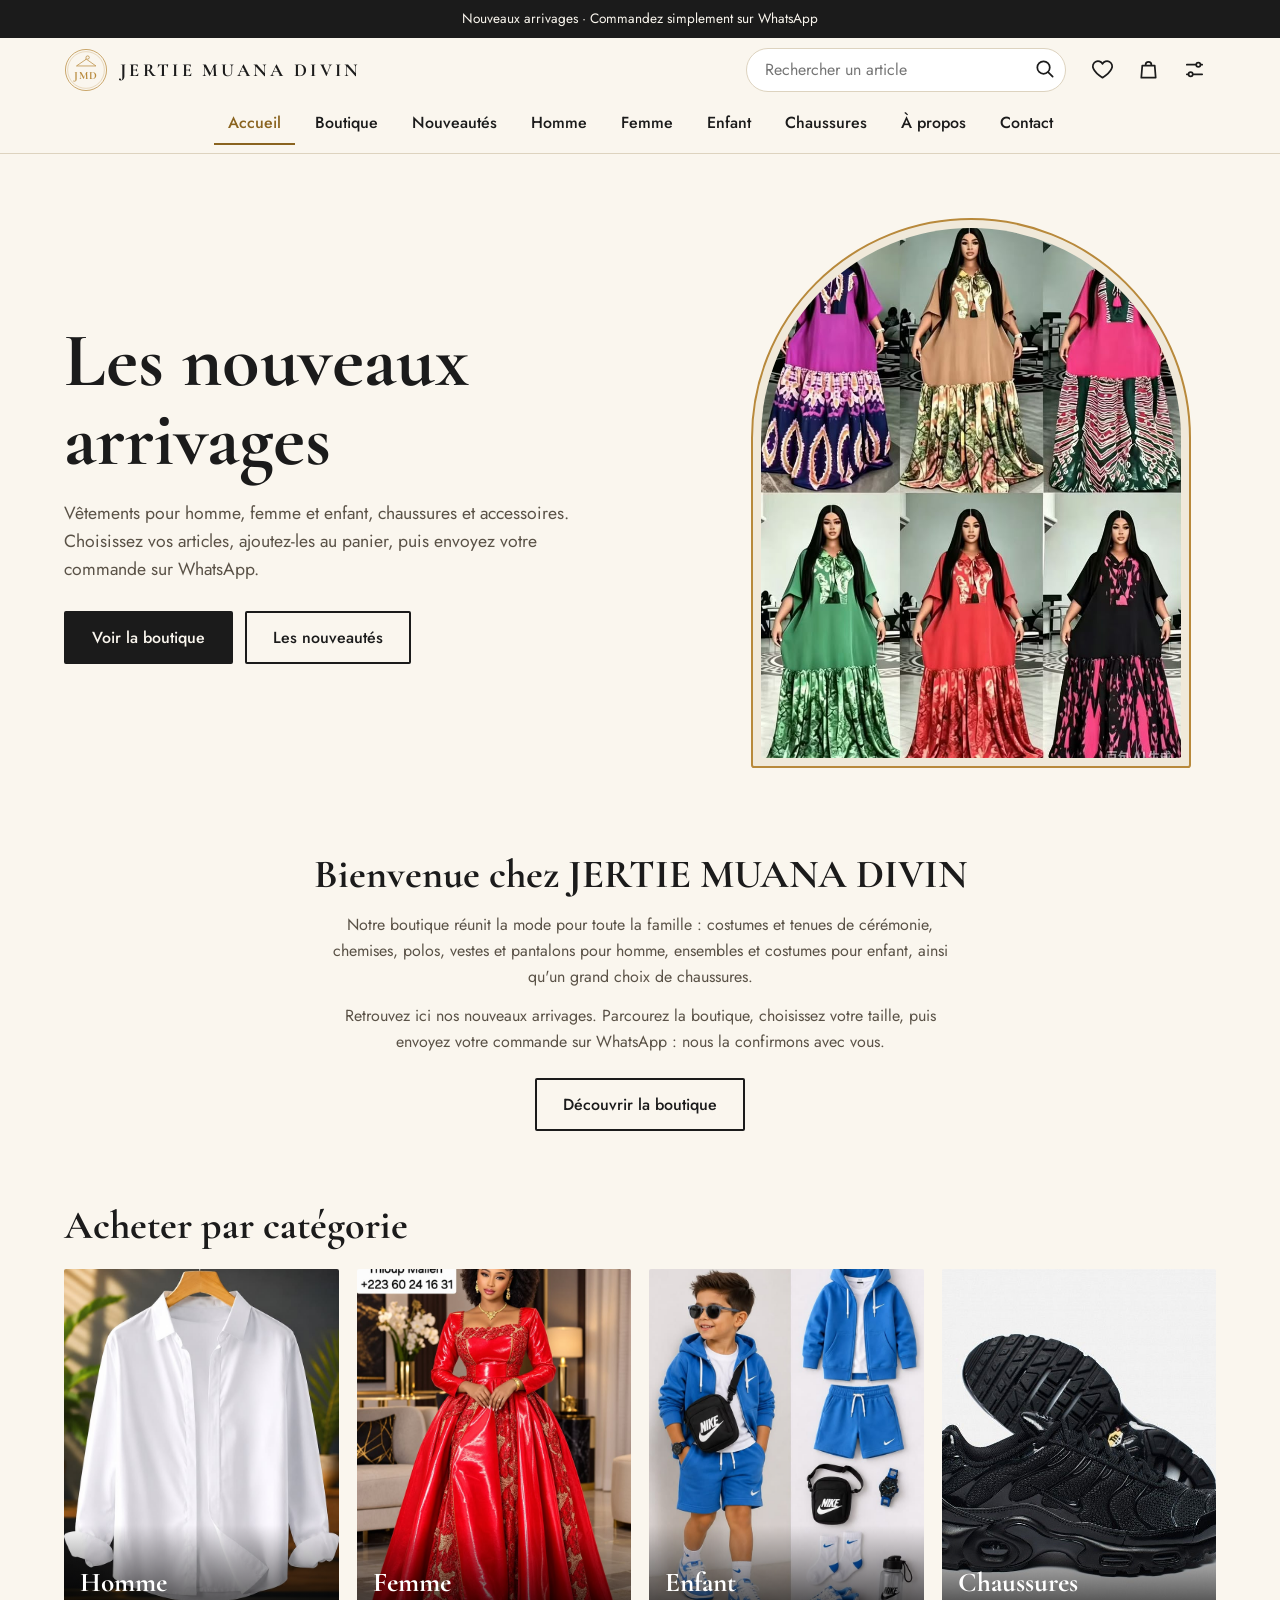
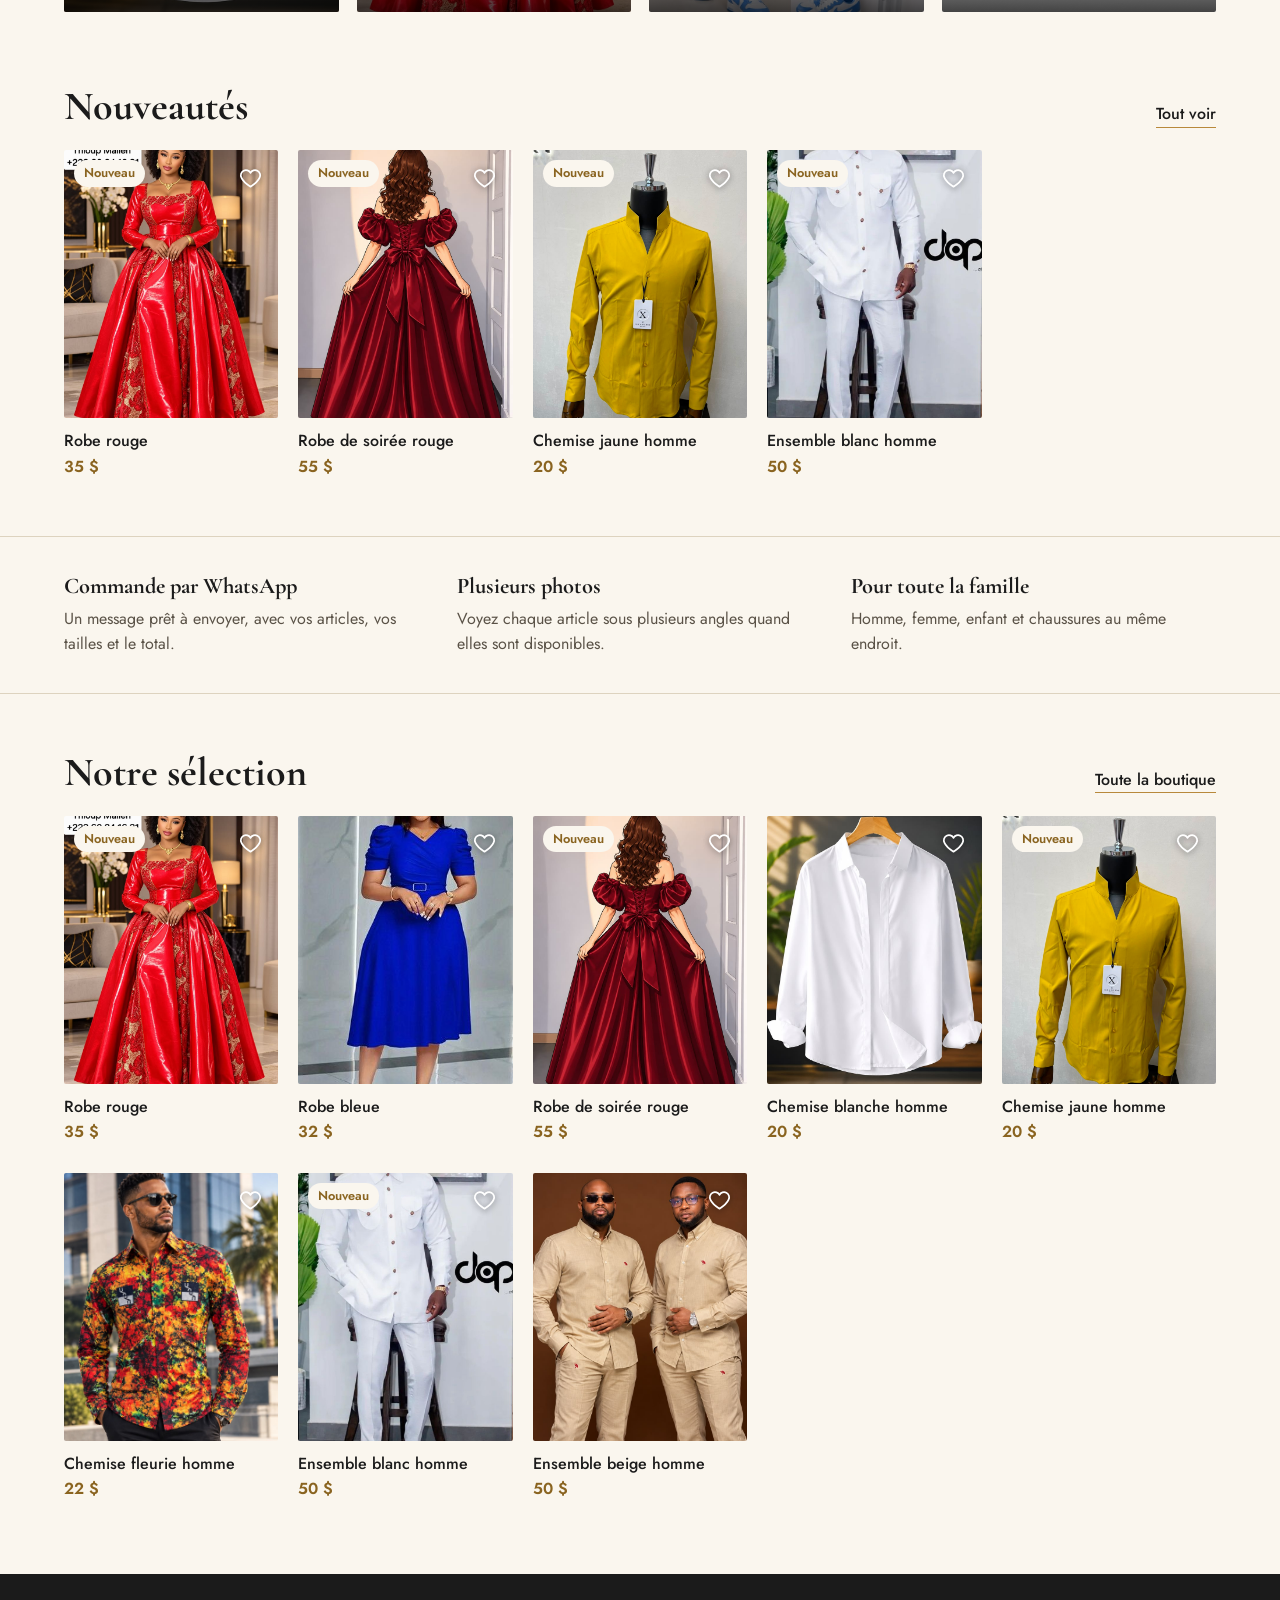
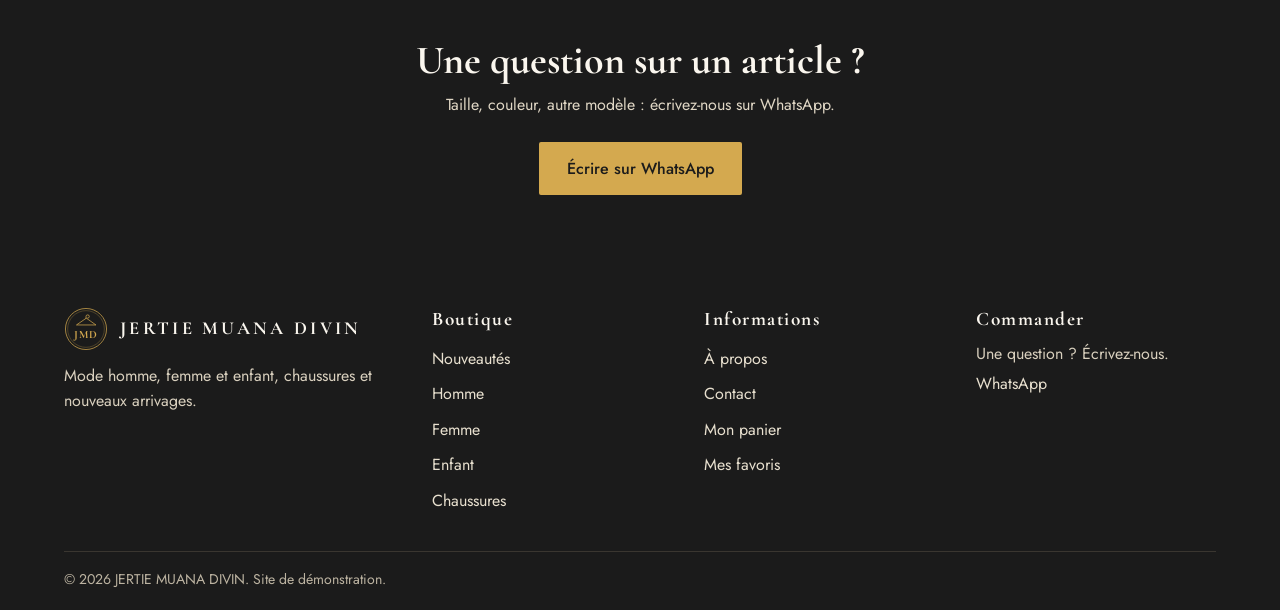
<file: index.html>
<!DOCTYPE html>
<html lang="fr">
<head>
<meta charset="UTF-8">
<meta name="viewport" content="width=device-width, initial-scale=1">
<title>JERTIE MUANA DIVIN | Mode homme, femme, enfant et chaussures</title>
<meta name="description" content="Nouveaux arrivages de JERTIE MUANA DIVIN : vêtements homme, femme, enfant et chaussures. Commandez sur WhatsApp.">
<link rel="preconnect" href="https://fonts.googleapis.com">
<link rel="preconnect" href="https://fonts.gstatic.com" crossorigin>
<link href="https://fonts.googleapis.com/css2?family=Cormorant+Garamond:wght@600;700&family=Jost:wght@400;500;600&display=swap" rel="stylesheet">
<link rel="stylesheet" href="css/style.css">
</head>
<body data-page="accueil">
<main id="contenu">
  <section class="hero">
    <div class="hero-texte">
      <h1>Les nouveaux arrivages</h1>
      <p>Vêtements pour homme, femme et enfant, chaussures et accessoires. Choisissez vos articles, ajoutez-les au panier, puis envoyez votre commande sur WhatsApp.</p>
      <div class="hero-actions">
        <a class="bouton" href="boutique.html">Voir la boutique</a>
        <a class="bouton bouton-clair" href="boutique.html?nouveau=1">Les nouveautés</a>
      </div>
    </div>
    <div class="hero-image">
      <img src="images/banniere/collection-femme.jpg" alt="Sélection de robes pour femme de la nouvelle collection">
    </div>
  </section>

  <section class="presentation" aria-labelledby="t-pres">
    <h2 id="t-pres">Bienvenue chez JERTIE MUANA DIVIN</h2>
    <p>Notre boutique réunit la mode pour toute la famille : costumes et tenues de cérémonie, chemises, polos, vestes et pantalons pour homme, ensembles et costumes pour enfant, ainsi qu'un grand choix de chaussures.</p>
    <p>Retrouvez ici nos nouveaux arrivages. Parcourez la boutique, choisissez votre taille, puis envoyez votre commande sur WhatsApp : nous la confirmons avec vous.</p>
    <a class="bouton bouton-clair" href="boutique.html">Découvrir la boutique</a>
  </section>

  <section class="bloc" aria-labelledby="t-cat">
    <h2 id="t-cat">Acheter par catégorie</h2>
    <div class="categories">
      <a class="tuile" href="boutique.html?cat=homme"><img src="images/homme/homme-chemise-blanche-01.jpg" alt="" loading="lazy"><span>Homme</span></a>
      <a class="tuile" href="boutique.html?cat=femme"><img src="images/femme/femme-robe-rouge-01.jpg" alt="" loading="lazy"><span>Femme</span></a>
      <a class="tuile" href="boutique.html?cat=enfant"><img src="images/enfant/enfant-ensemble-bleu-01.jpg" alt="" loading="lazy"><span>Enfant</span></a>
      <a class="tuile" href="boutique.html?cat=chaussures"><img src="images/chaussures/chaussures-baskets-noires-01.jpg" alt="" loading="lazy"><span>Chaussures</span></a>
    </div>
  </section>

  <section class="bloc" aria-labelledby="t-new">
    <div class="bloc-tete"><h2 id="t-new">Nouveautés</h2><a class="lien-fleche" href="boutique.html?nouveau=1">Tout voir</a></div>
    <div class="grille" id="grille-nouveautes"></div>
  </section>

  <section class="avantages" aria-label="Nos services">
    <div><h3>Commande par WhatsApp</h3><p>Un message prêt à envoyer, avec vos articles, vos tailles et le total.</p></div>
    <div><h3>Plusieurs photos</h3><p>Voyez chaque article sous plusieurs angles quand elles sont disponibles.</p></div>
    <div><h3>Pour toute la famille</h3><p>Homme, femme, enfant et chaussures au même endroit.</p></div>
  </section>

  <section class="bloc" aria-labelledby="t-sel">
    <div class="bloc-tete"><h2 id="t-sel">Notre sélection</h2><a class="lien-fleche" href="boutique.html">Toute la boutique</a></div>
    <div class="grille" id="grille-selection"></div>
  </section>

  <section class="contact" aria-labelledby="t-contact">
    <h2 id="t-contact">Une question sur un article ?</h2>
    <p>Taille, couleur, autre modèle : écrivez-nous sur WhatsApp.</p>
    <a class="bouton" data-whatsapp href="contact.html">Écrire sur WhatsApp</a>
  </section>
</main>
<script src="js/app.js"></script>
</body>
</html>
</file>
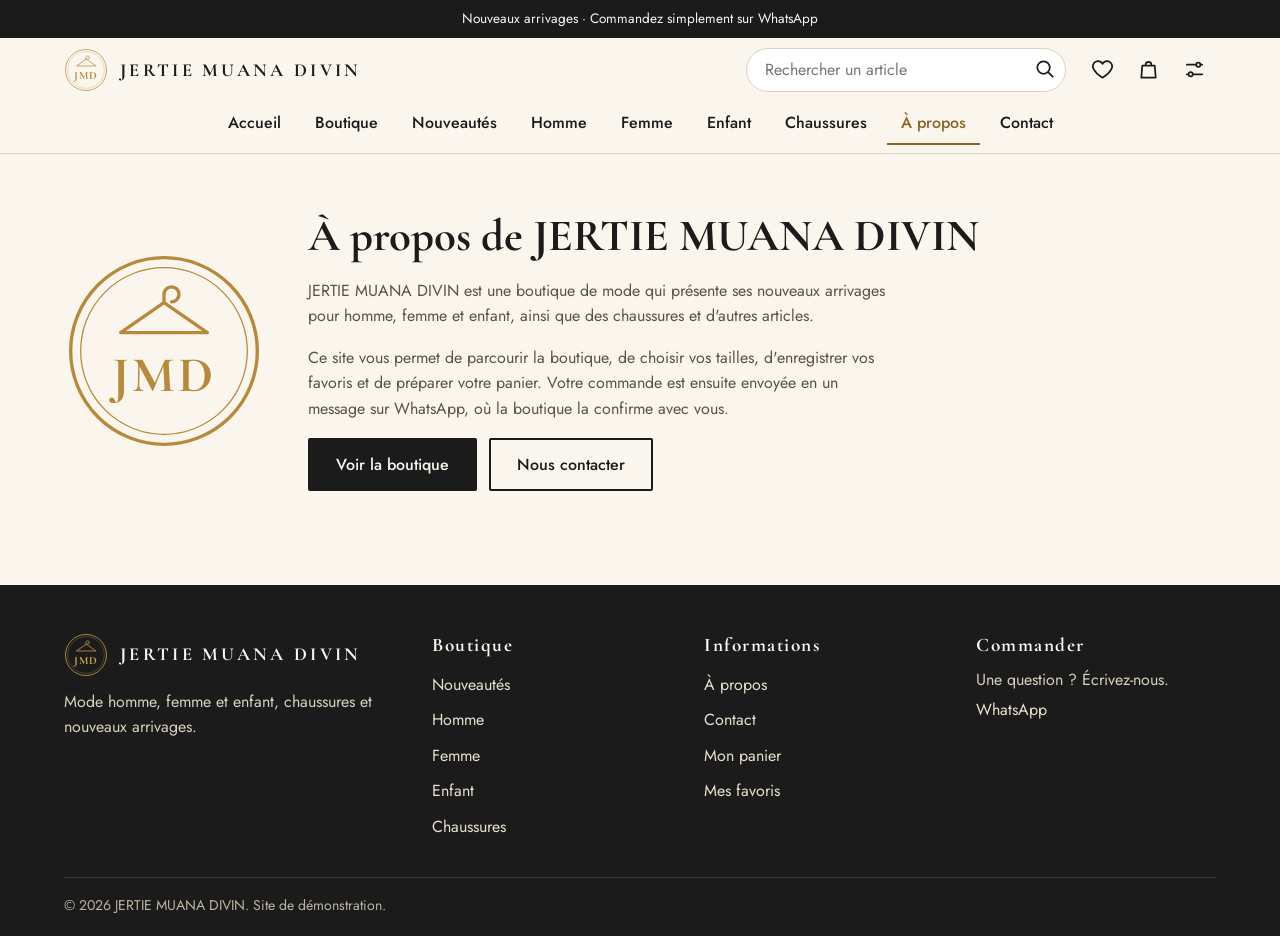
<file: apropos.html>
<!DOCTYPE html>
<html lang="fr">
<head>
<meta charset="UTF-8">
<meta name="viewport" content="width=device-width, initial-scale=1">
<title>À propos | JERTIE MUANA DIVIN</title>
<link rel="preconnect" href="https://fonts.googleapis.com">
<link rel="preconnect" href="https://fonts.gstatic.com" crossorigin>
<link href="https://fonts.googleapis.com/css2?family=Cormorant+Garamond:wght@600;700&family=Jost:wght@400;500;600&display=swap" rel="stylesheet">
<link rel="stylesheet" href="css/style.css">
</head>
<body data-page="apropos">
<main id="contenu" class="page">
  <section class="apropos">
    <svg class="apropos-embleme" aria-hidden="true"><use href="#emblem"/></svg>
    <div>
      <h1>À propos de JERTIE MUANA DIVIN</h1>
      <p>JERTIE MUANA DIVIN est une boutique de mode qui présente ses nouveaux arrivages pour homme, femme et enfant, ainsi que des chaussures et d'autres articles.</p>
      <p>Ce site vous permet de parcourir la boutique, de choisir vos tailles, d'enregistrer vos favoris et de préparer votre panier. Votre commande est ensuite envoyée en un message sur WhatsApp, où la boutique la confirme avec vous.</p>
      <div class="hero-actions">
        <a class="bouton" href="boutique.html">Voir la boutique</a>
        <a class="bouton bouton-clair" href="contact.html">Nous contacter</a>
      </div>
    </div>
  </section>
</main>
<script src="js/app.js"></script>
</body>
</html>
</file>
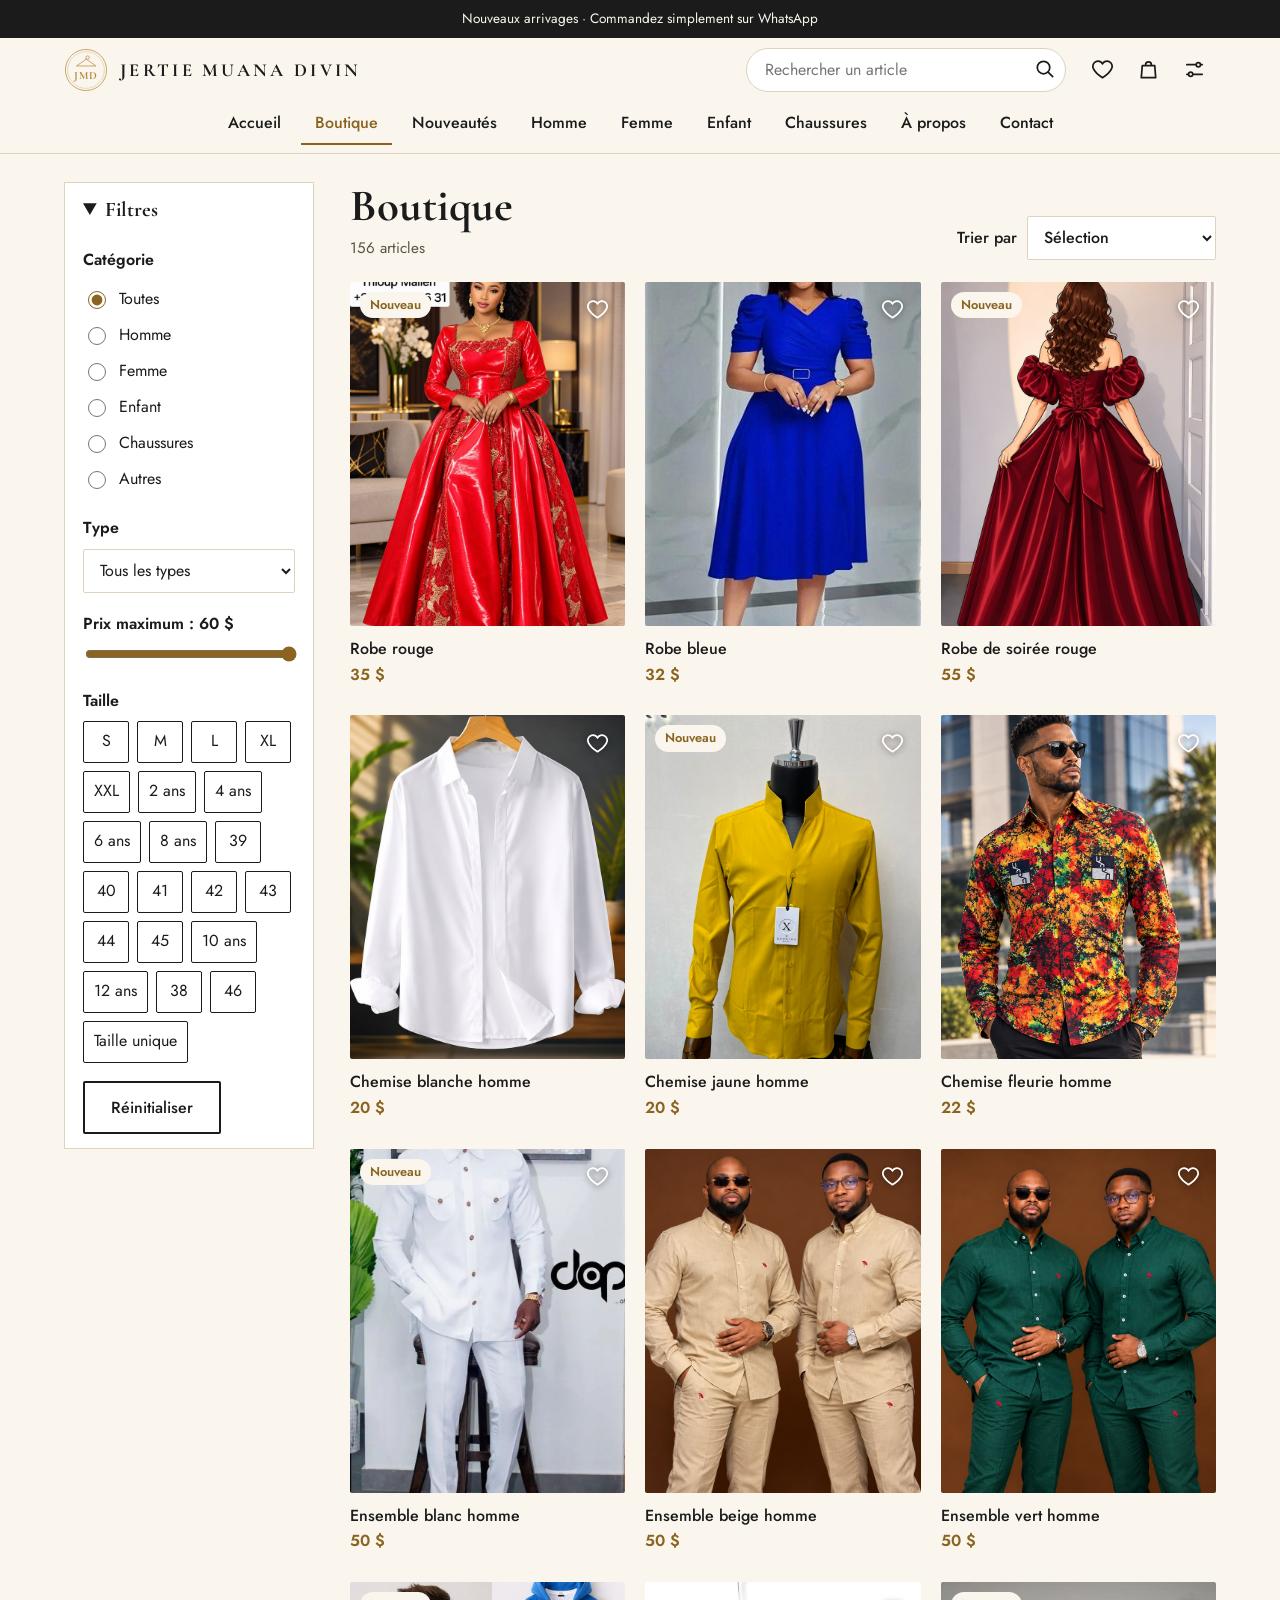
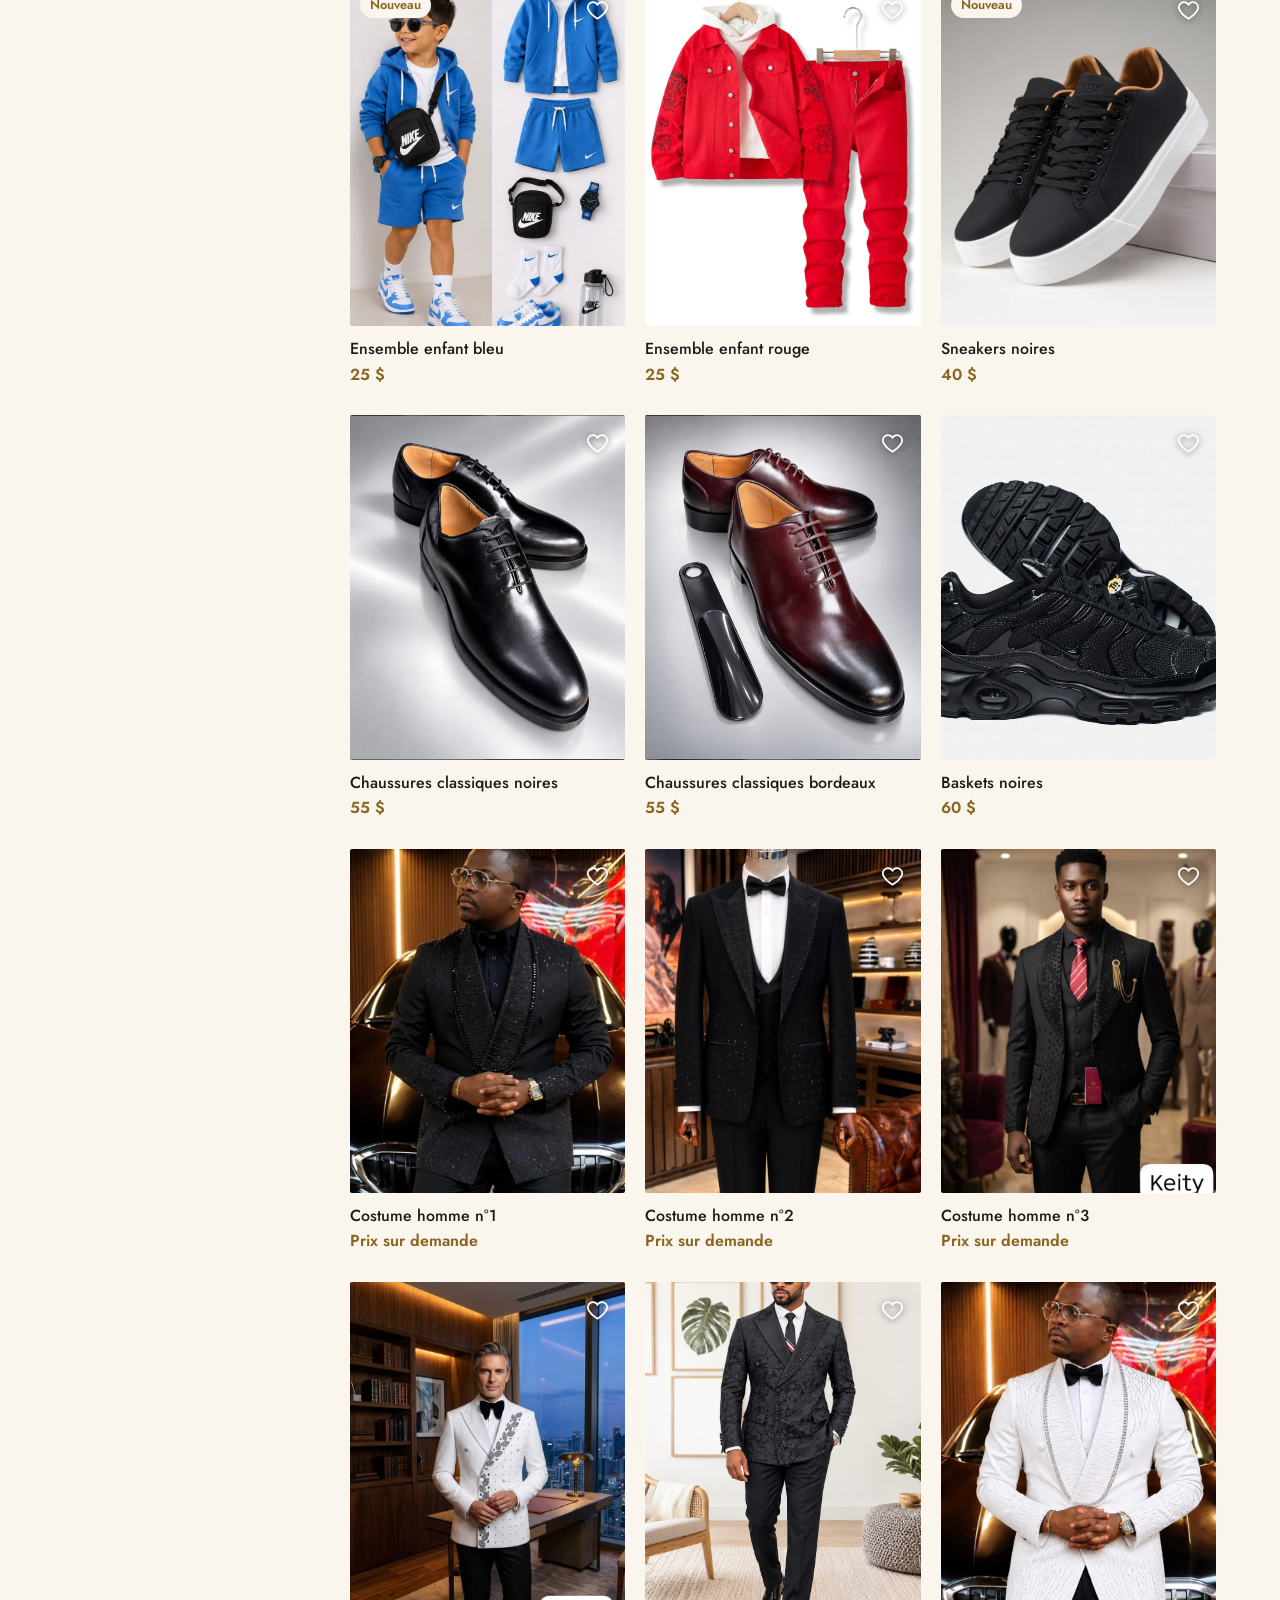
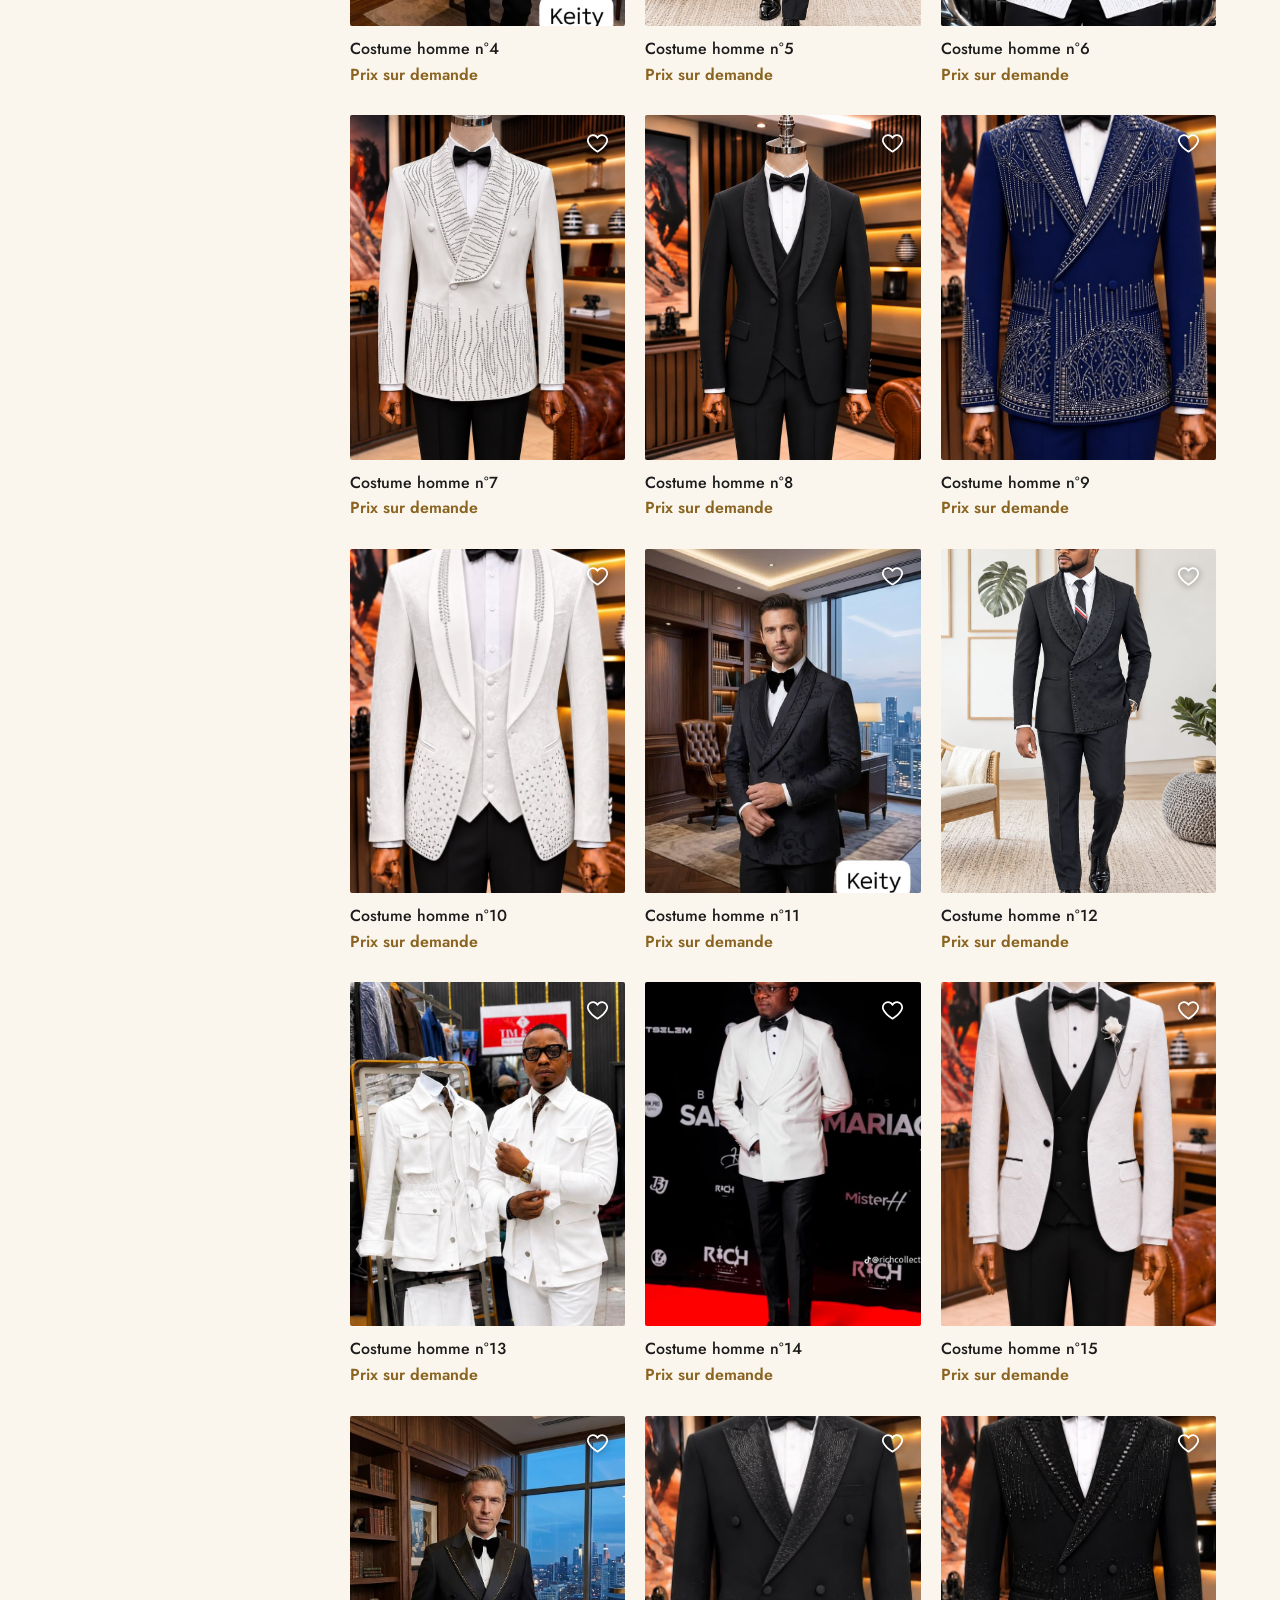
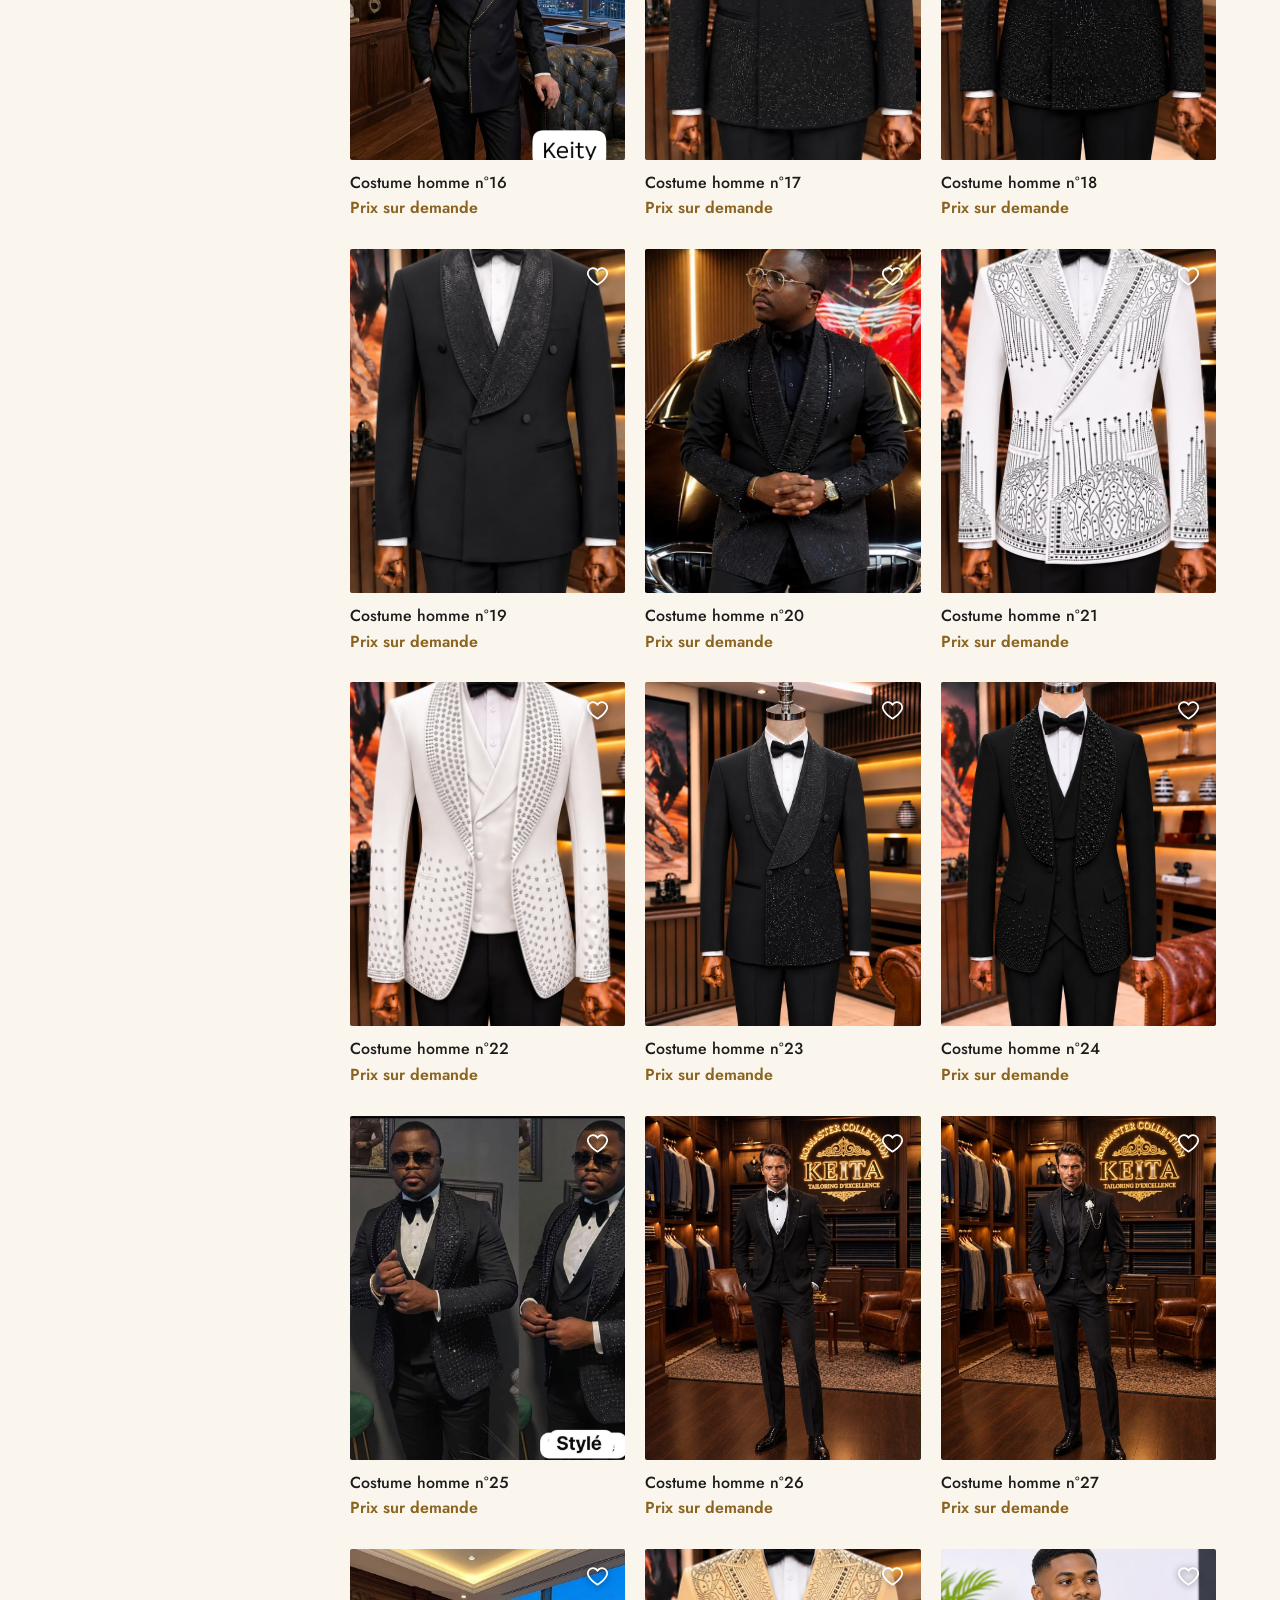
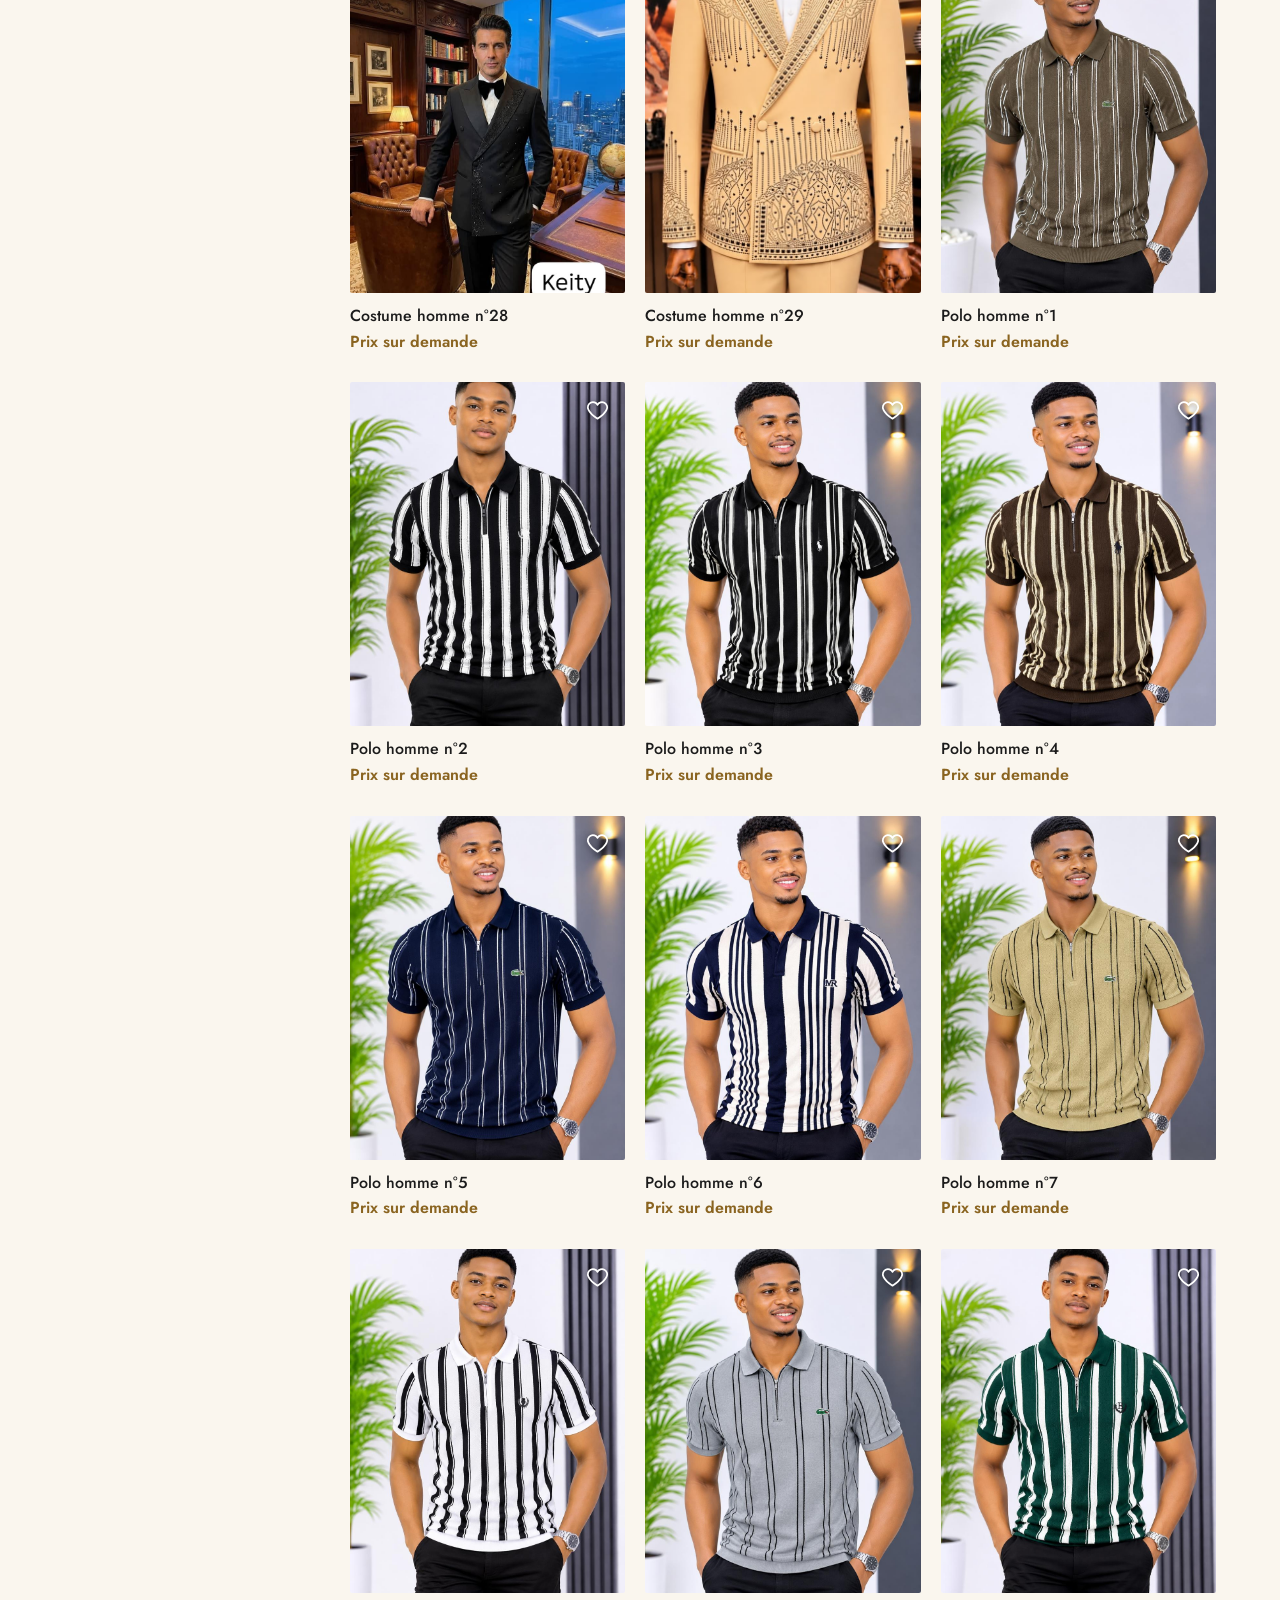
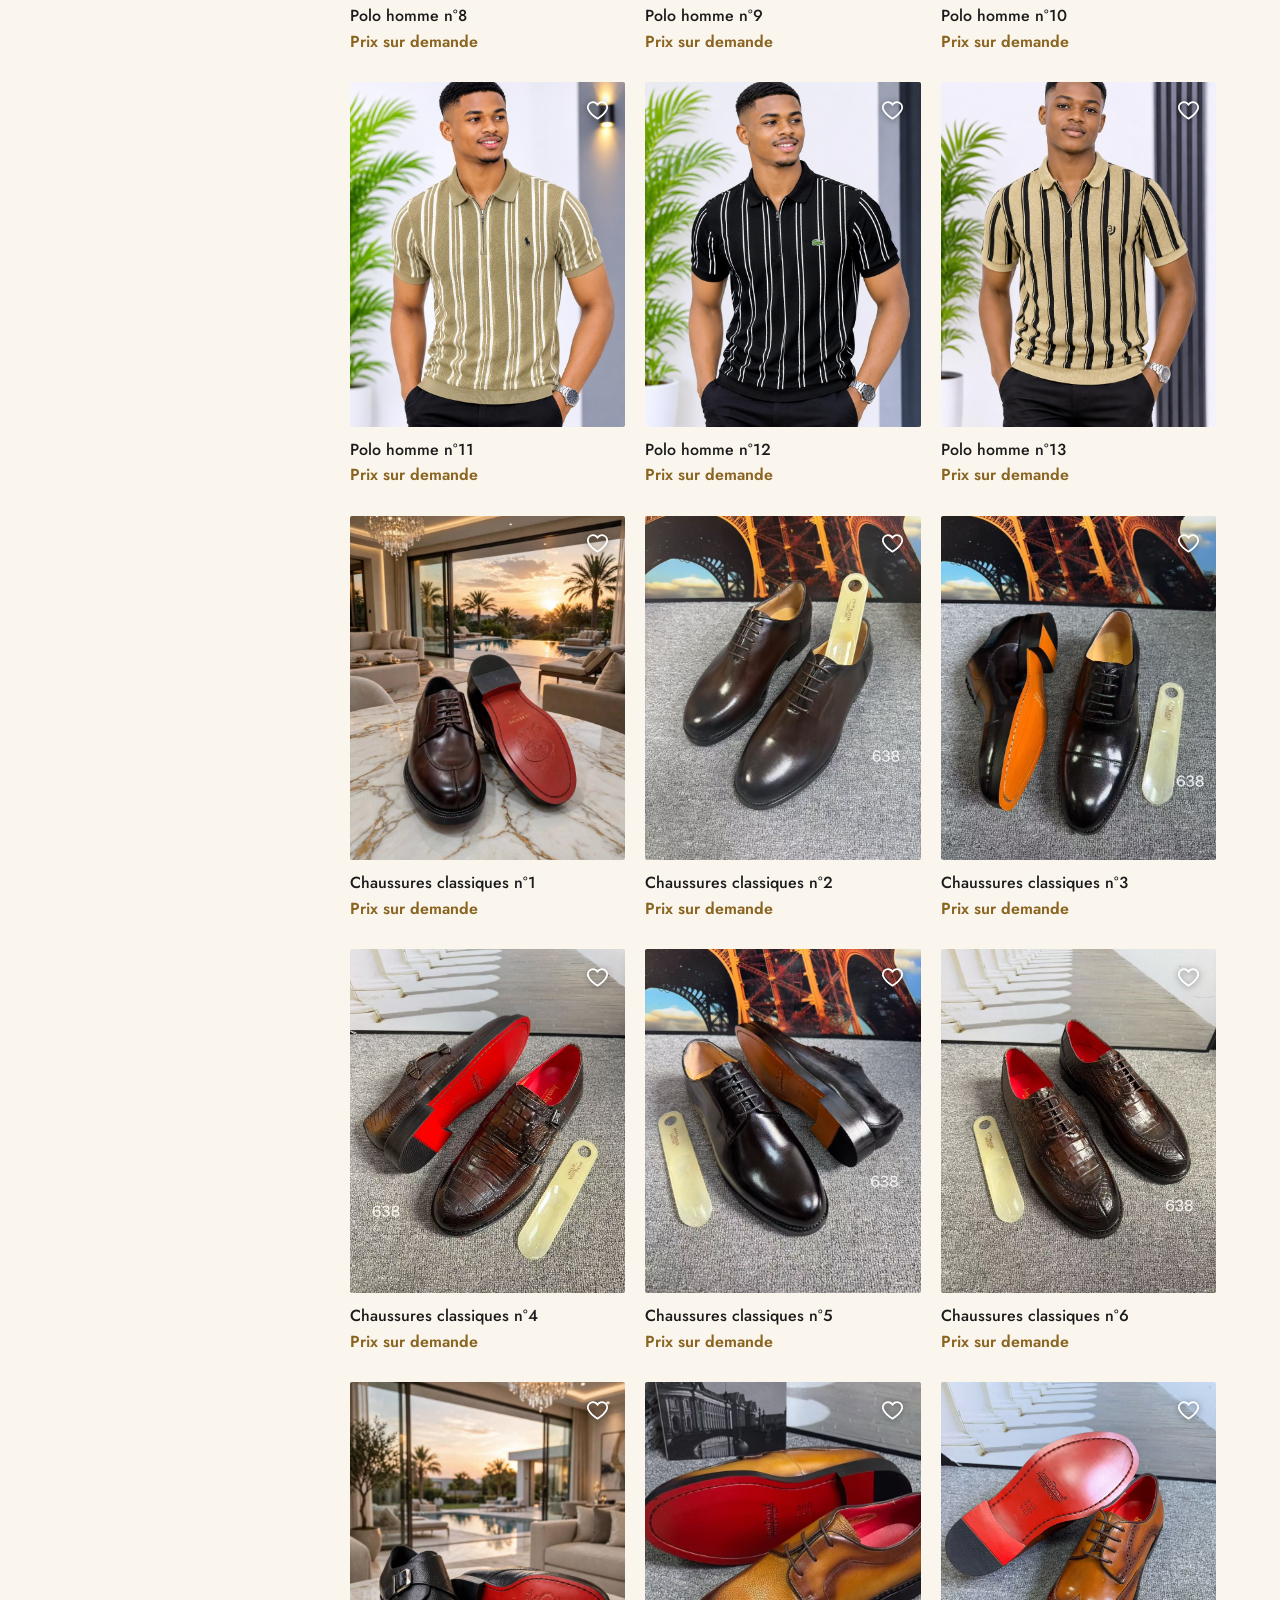
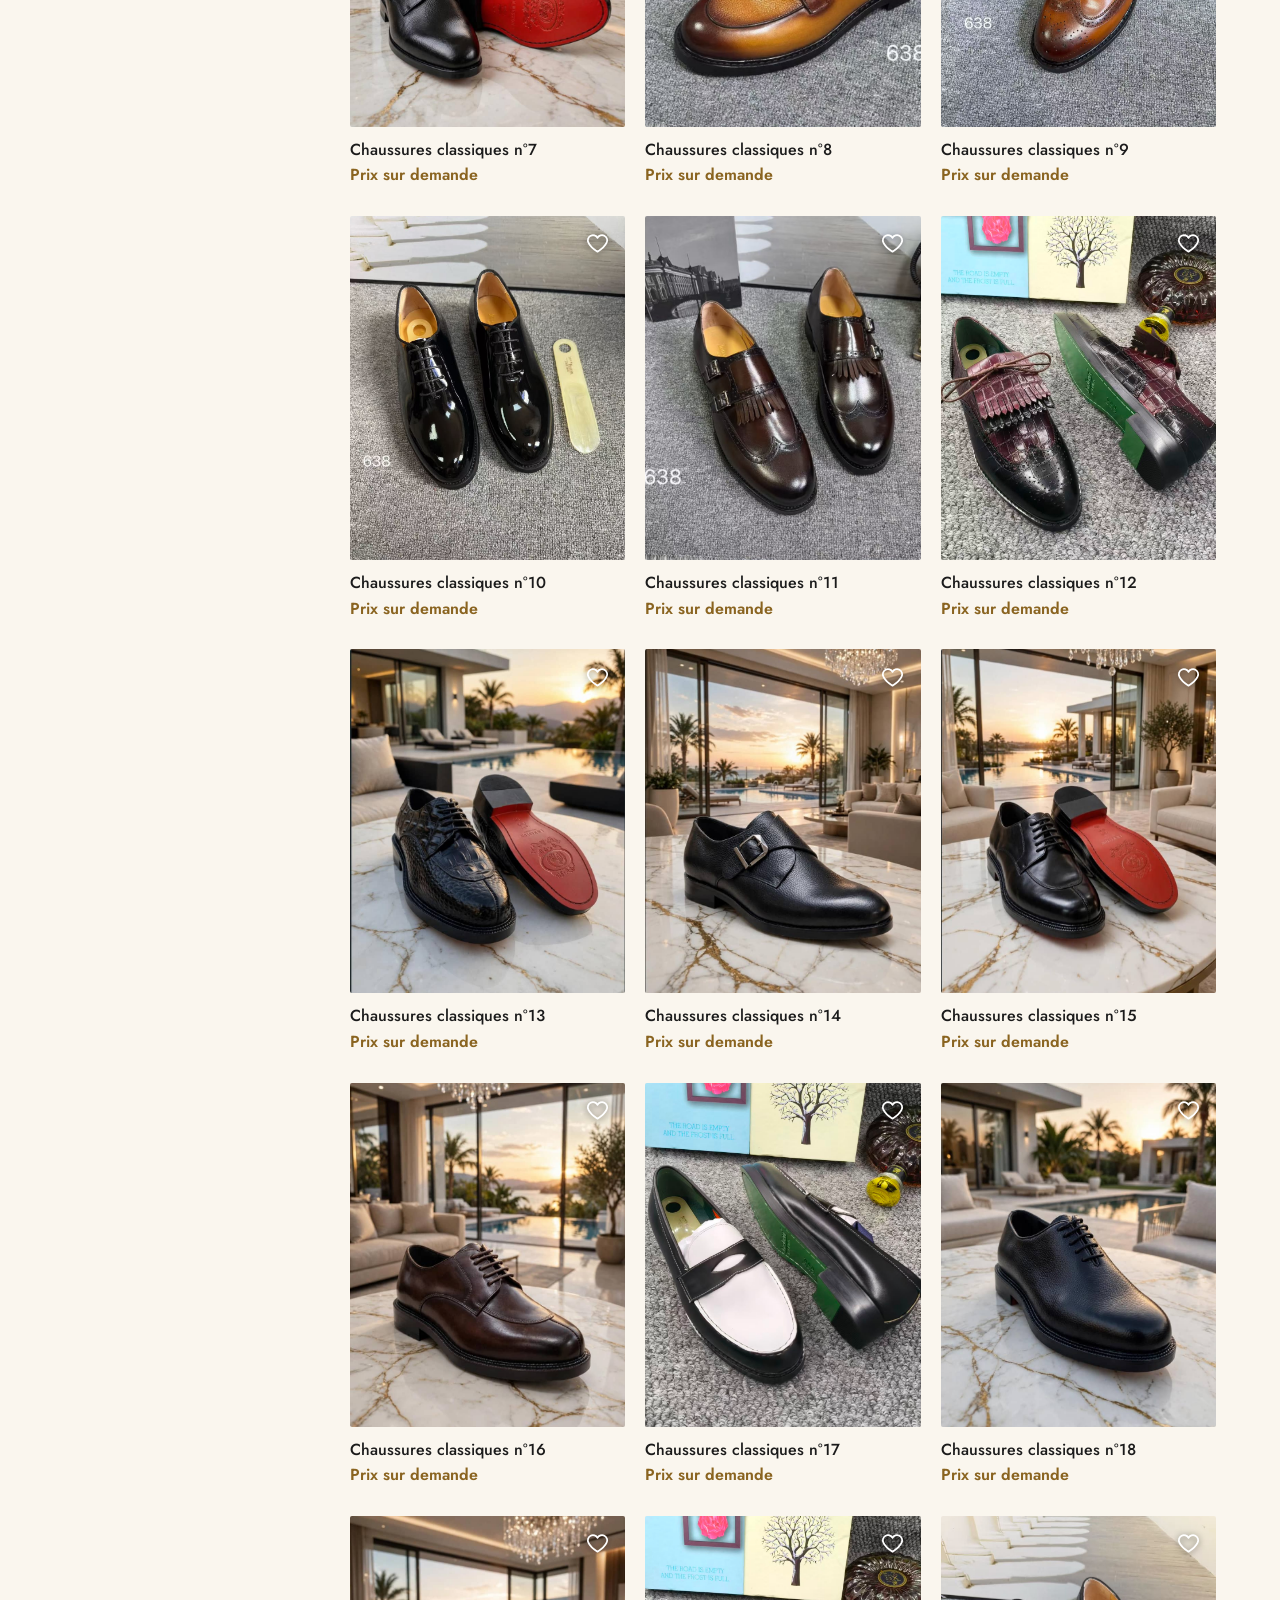
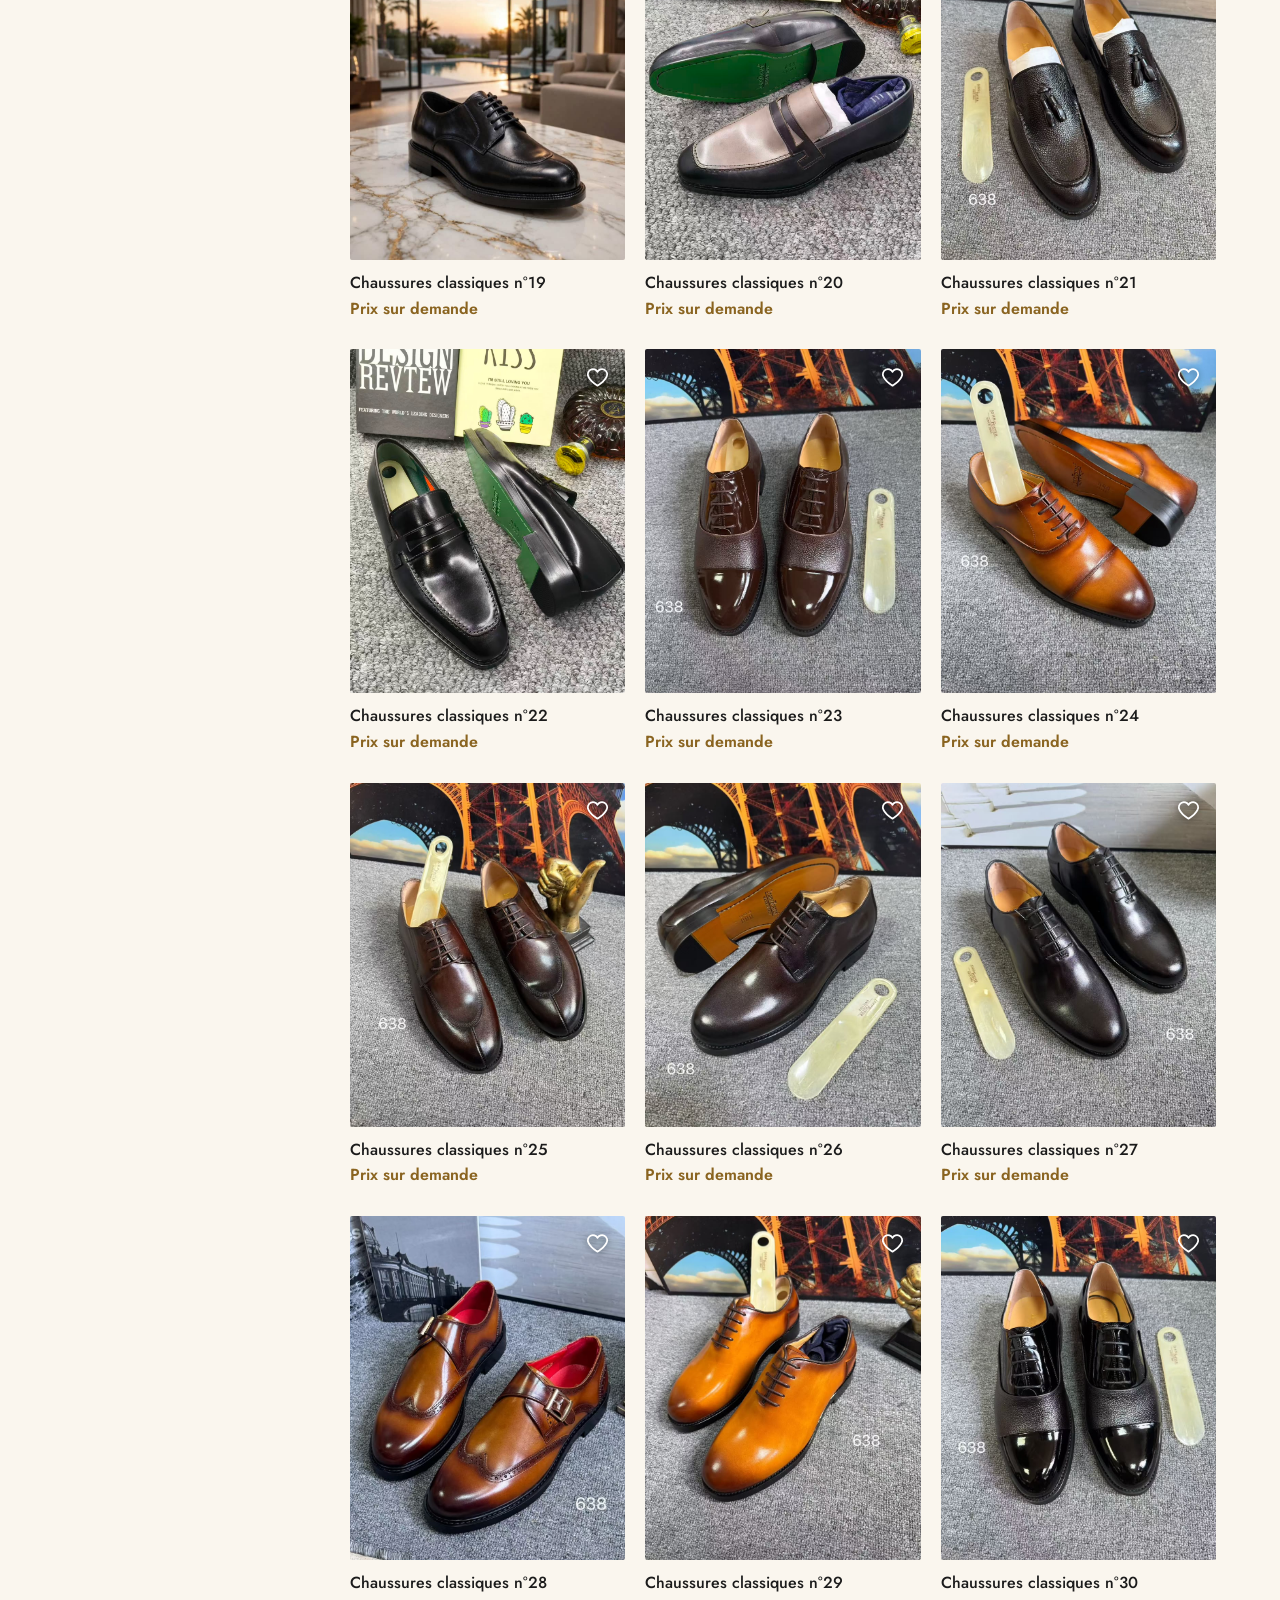
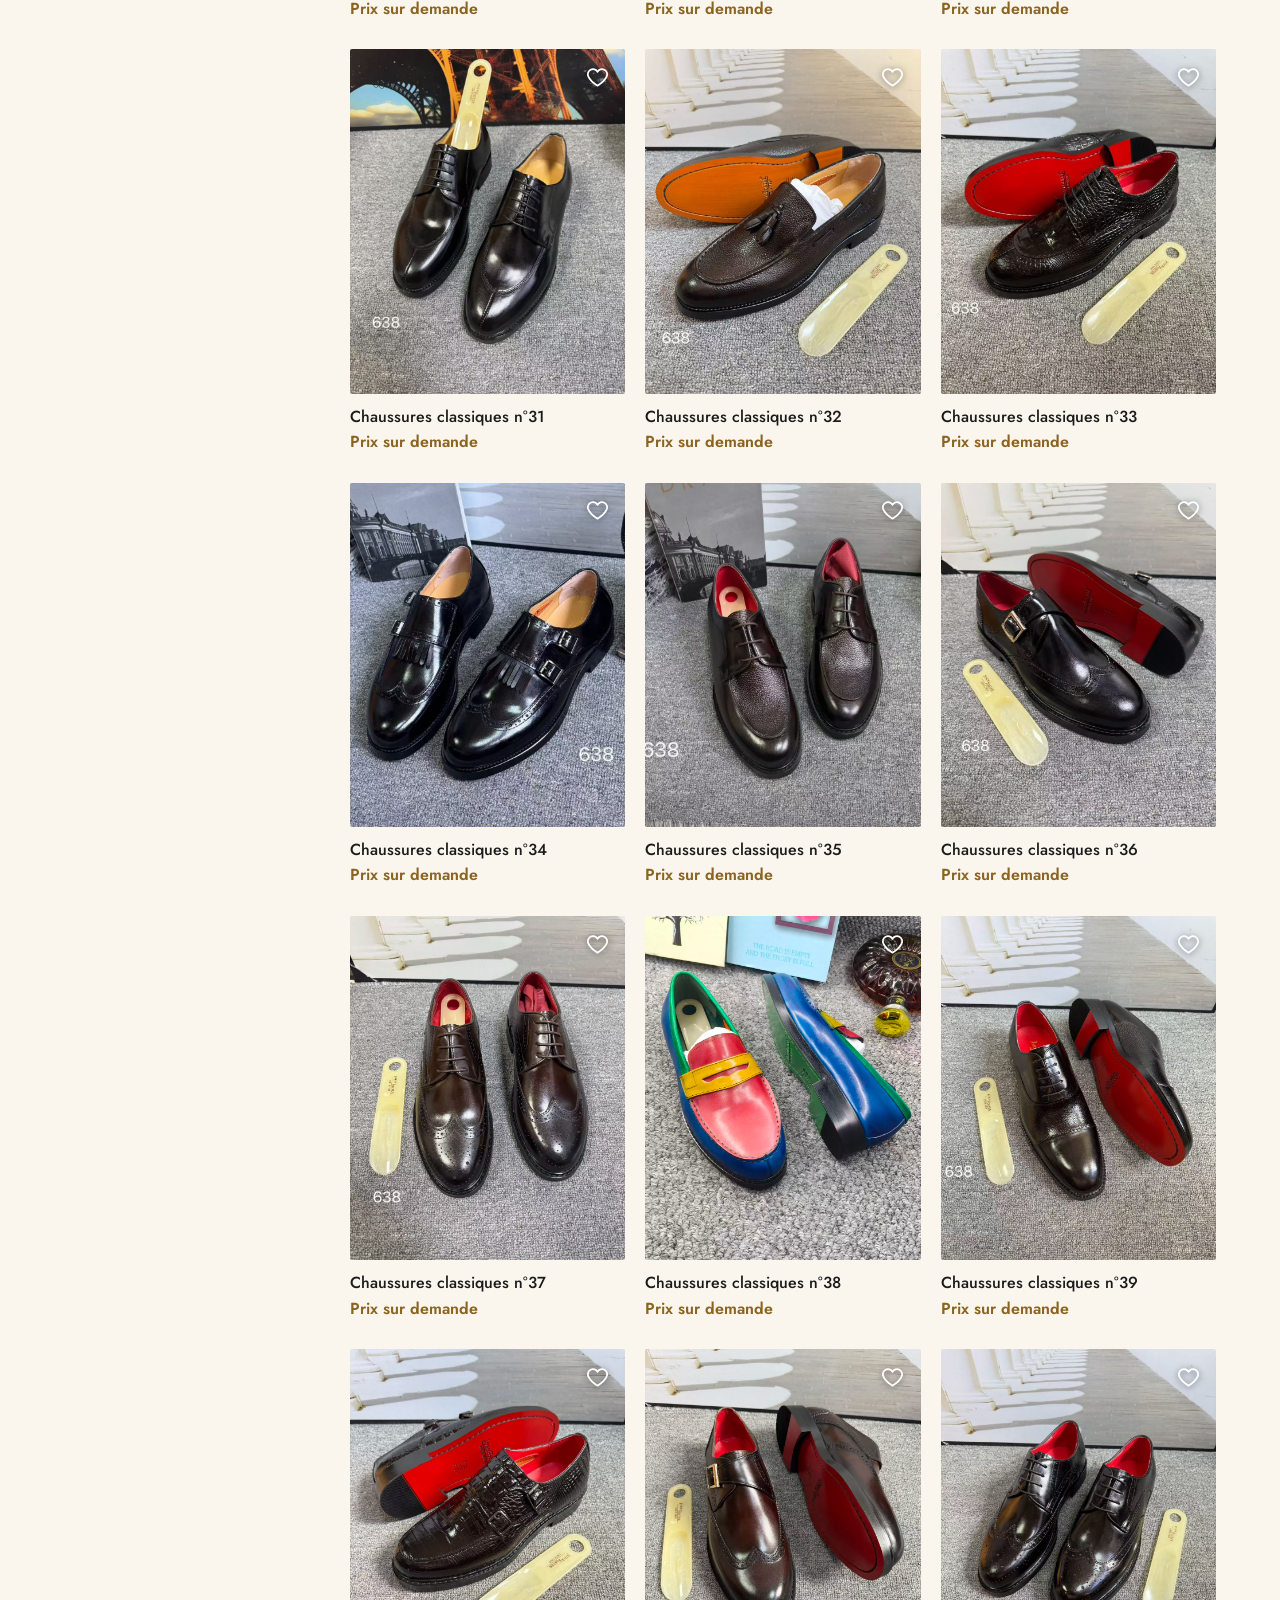
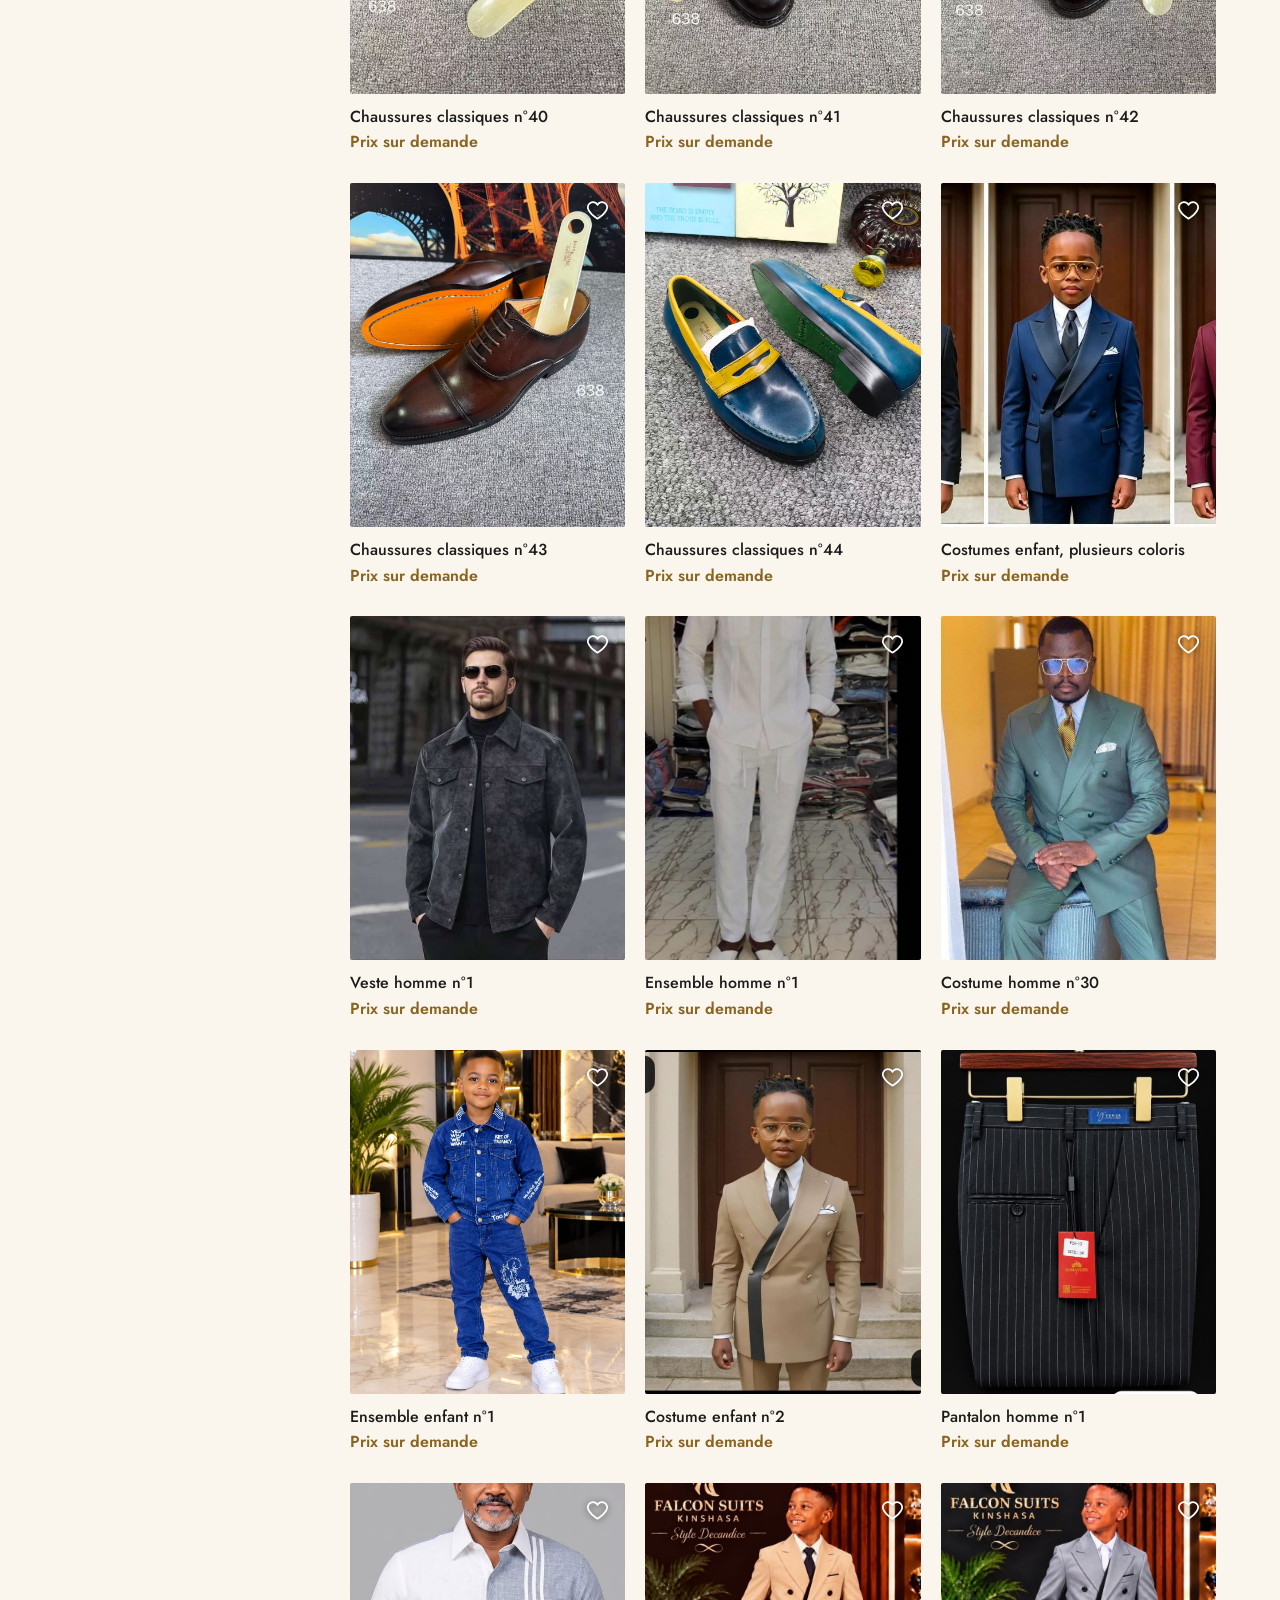
<file: boutique.html>
<!DOCTYPE html>
<html lang="fr">
<head>
<meta charset="UTF-8">
<meta name="viewport" content="width=device-width, initial-scale=1">
<title>Boutique | JERTIE MUANA DIVIN</title>
<meta name="description" content="Toute la boutique JERTIE MUANA DIVIN : vêtements homme, femme, enfant et chaussures.">
<link rel="preconnect" href="https://fonts.googleapis.com">
<link rel="preconnect" href="https://fonts.gstatic.com" crossorigin>
<link href="https://fonts.googleapis.com/css2?family=Cormorant+Garamond:wght@600;700&family=Jost:wght@400;500;600&display=swap" rel="stylesheet">
<link rel="stylesheet" href="css/style.css">
</head>
<body data-page="boutique">
<main id="contenu" class="page">
  <div class="boutique-layout">
    <details class="filtres" id="panneau" open>
      <summary>Filtres</summary>
      <div id="panneau-contenu"></div>
    </details>
    <section aria-labelledby="titre-page">
      <div class="boutique-tete">
        <div><h1 id="titre-page">Boutique</h1><p class="compteur" id="compteur" aria-live="polite"></p></div>
        <label class="tri"><span>Trier par</span>
          <select id="tri">
            <option value="pertinence">Sélection</option>
            <option value="nouveautes">Nouveautés d'abord</option>
            <option value="prix-asc">Prix croissant</option>
            <option value="prix-desc">Prix décroissant</option>
          </select>
        </label>
      </div>
      <div class="grille" id="grille"></div>
      <p class="vide" id="vide" hidden>Aucun article ne correspond. Modifiez vos filtres ou votre recherche.</p>
    </section>
  </div>
</main>
<script src="js/app.js"></script>
</body>
</html>
</file>
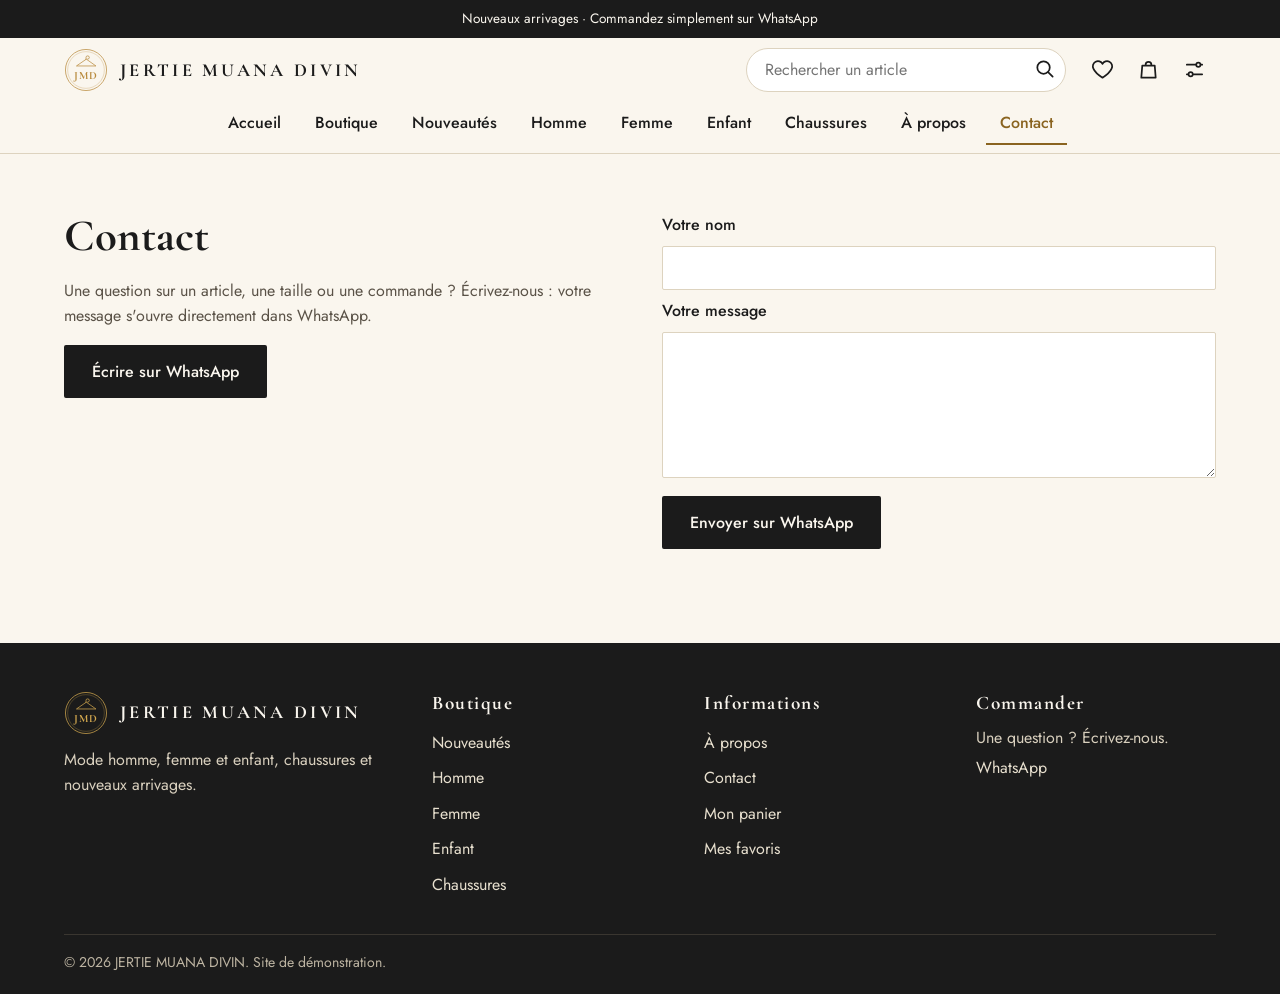
<file: contact.html>
<!DOCTYPE html>
<html lang="fr">
<head>
<meta charset="UTF-8">
<meta name="viewport" content="width=device-width, initial-scale=1">
<title>Contact | JERTIE MUANA DIVIN</title>
<link rel="preconnect" href="https://fonts.googleapis.com">
<link rel="preconnect" href="https://fonts.gstatic.com" crossorigin>
<link href="https://fonts.googleapis.com/css2?family=Cormorant+Garamond:wght@600;700&family=Jost:wght@400;500;600&display=swap" rel="stylesheet">
<link rel="stylesheet" href="css/style.css">
</head>
<body data-page="contact">
<main id="contenu" class="page">
  <section class="contact-page">
    <div>
      <h1>Contact</h1>
      <p>Une question sur un article, une taille ou une commande ? Écrivez-nous : votre message s'ouvre directement dans WhatsApp.</p>
      <a class="bouton" data-whatsapp href="#">Écrire sur WhatsApp</a>
    </div>
    <form id="form-contact" class="formulaire">
      <label for="c-nom">Votre nom</label>
      <input id="c-nom" name="nom" type="text" required autocomplete="name">
      <label for="c-msg">Votre message</label>
      <textarea id="c-msg" name="message" rows="5" required></textarea>
      <button class="bouton" type="submit">Envoyer sur WhatsApp</button>
    </form>
  </section>
</main>
<script src="js/app.js"></script>
</body>
</html>
</file>
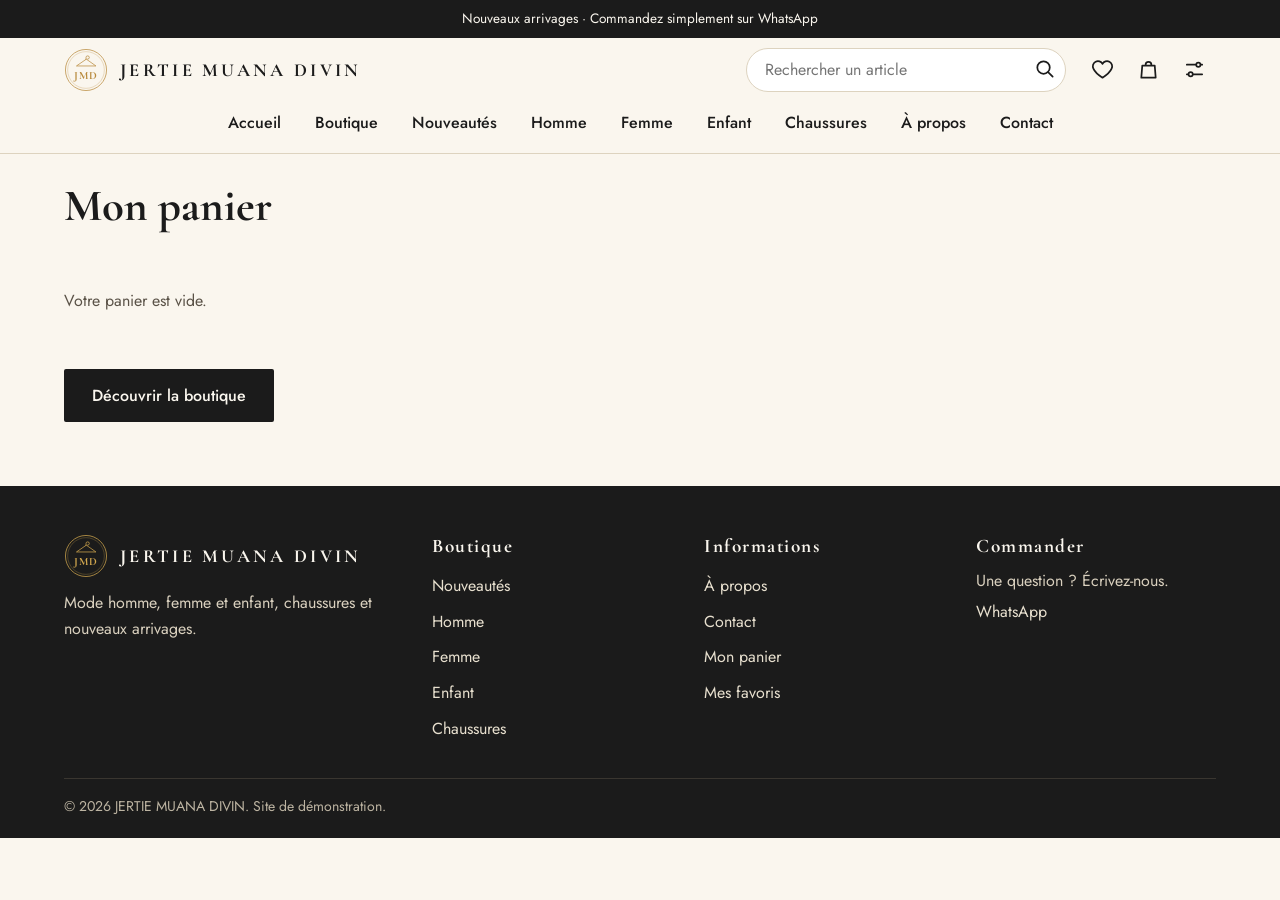
<file: panier.html>
<!DOCTYPE html>
<html lang="fr">
<head>
<meta charset="UTF-8">
<meta name="viewport" content="width=device-width, initial-scale=1">
<title>Mon panier | JERTIE MUANA DIVIN</title>
<link rel="preconnect" href="https://fonts.googleapis.com">
<link rel="preconnect" href="https://fonts.gstatic.com" crossorigin>
<link href="https://fonts.googleapis.com/css2?family=Cormorant+Garamond:wght@600;700&family=Jost:wght@400;500;600&display=swap" rel="stylesheet">
<link rel="stylesheet" href="css/style.css">
</head>
<body data-page="panier">
<main id="contenu" class="page">
  <h1>Mon panier</h1>
  <div id="panier-contenu"></div>
</main>
<script src="js/app.js"></script>
</body>
</html>
</file>
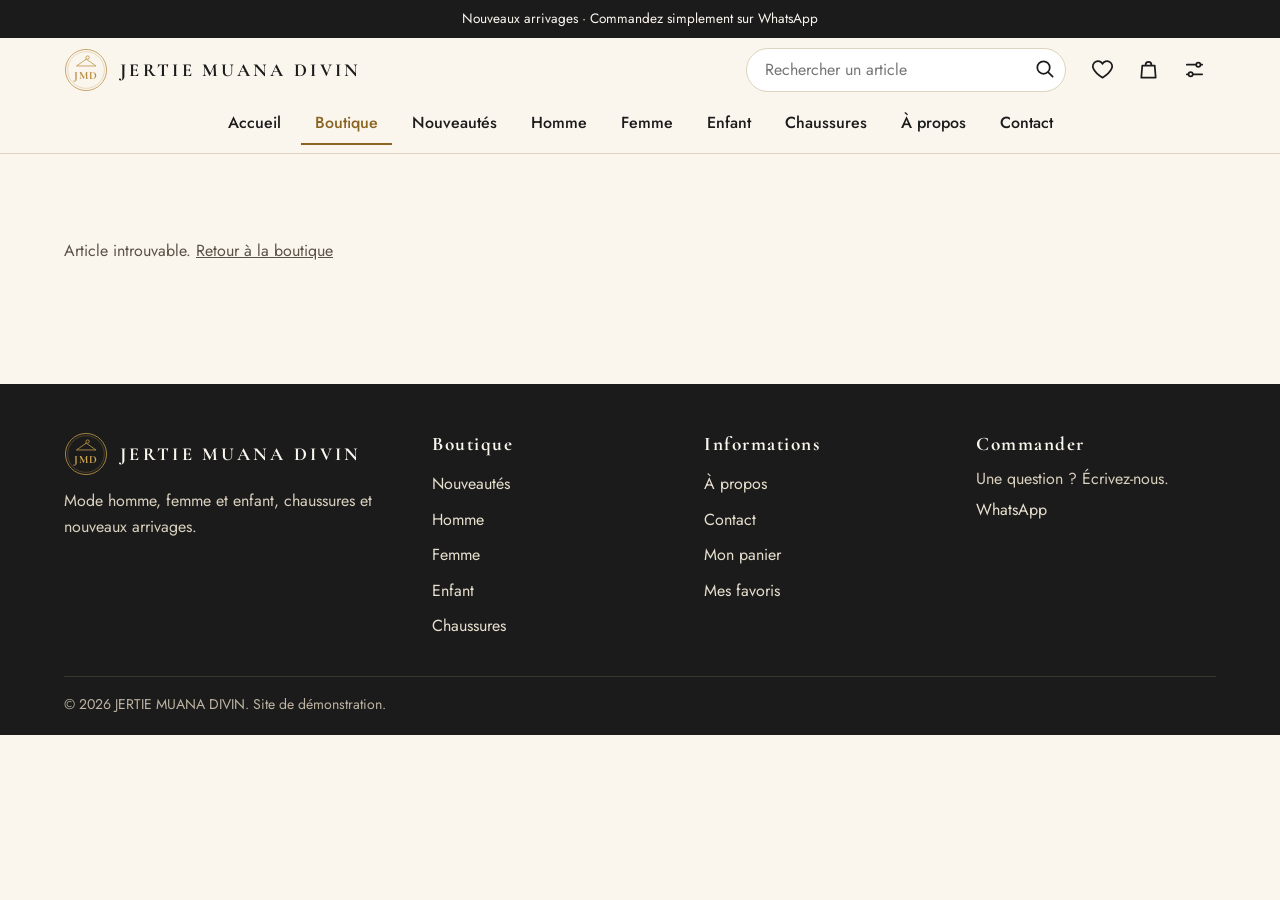
<file: produit.html>
<!DOCTYPE html>
<html lang="fr">
<head>
<meta charset="UTF-8">
<meta name="viewport" content="width=device-width, initial-scale=1">
<title>Article | JERTIE MUANA DIVIN</title>
<link rel="preconnect" href="https://fonts.googleapis.com">
<link rel="preconnect" href="https://fonts.gstatic.com" crossorigin>
<link href="https://fonts.googleapis.com/css2?family=Cormorant+Garamond:wght@600;700&family=Jost:wght@400;500;600&display=swap" rel="stylesheet">
<link rel="stylesheet" href="css/style.css">
</head>
<body data-page="produit">
<main id="contenu" class="page">
  <div id="fiche"></div>
  <section class="bloc" id="bloc-similaires" hidden aria-labelledby="t-sim">
    <h2 id="t-sim">Vous aimerez aussi</h2>
    <div class="grille" id="similaires"></div>
  </section>
</main>
<script src="js/app.js"></script>
</body>
</html>
</file>
<file: css/style.css>
:root{
  --ivoire:#FAF6EE; --sable:#F0E9DA; --encre:#1B1B1B; --gris:#5A5247;
  --or:#B8893B; --or-fonce:#8A6420; --trait:#DDD3BF; --blanc:#fff;
  --bande:#1B1B1B; --bande-texte:#FAF6EE;
  --titre:'Cormorant Garamond',Georgia,serif; --texte:'Jost',system-ui,sans-serif;
}
[data-theme="sombre"]{
  --ivoire:#151412; --sable:#201E1B; --encre:#F3EDE0; --gris:#B9B0A0;
  --or:#D4A94F; --or-fonce:#D4A94F; --trait:#36322B; --blanc:#1B1A17;
  --bande:#0C0B0A; --bande-texte:#F3EDE0;
}
*{box-sizing:border-box}
html{scroll-behavior:smooth}
@media (prefers-reduced-motion:reduce){html{scroll-behavior:auto}*{transition:none!important}}
body{margin:0;background:var(--ivoire);color:var(--encre);font:400 1rem/1.6 var(--texte)}
img{max-width:100%;display:block}
a{color:inherit}
h1,h2,h3{margin:0}
:focus-visible{outline:3px solid var(--or-fonce);outline-offset:2px}
[hidden]{display:none!important}
.evitement{position:absolute;left:-999px;top:0;background:var(--encre);color:var(--ivoire);padding:10px 16px;z-index:100}
.evitement:focus{left:8px;top:8px}
.page{max-width:1280px;margin:0 auto;padding:28px 5vw 64px}
.page>h1,.boutique-tete h1,.apropos h1,.contact-page h1{font:700 clamp(2rem,4vw,2.8rem)/1.1 var(--titre)}

/* Bandeau et en-tête */
.annonce{background:var(--bande);color:var(--bande-texte);text-align:center;font-size:.85rem;padding:8px 5vw}
.entete{position:sticky;top:0;z-index:20;background:var(--ivoire);border-bottom:1px solid var(--trait)}
.entete-haut{display:flex;align-items:center;gap:14px;padding:10px 5vw;max-width:1440px;margin:0 auto}
.marque{display:flex;align-items:center;gap:12px;text-decoration:none;margin-right:auto}
.marque-embleme{width:44px;height:44px;color:var(--or);flex:none}
.marque-nom{font:700 1.15rem/1 var(--titre);letter-spacing:.18em}
.recherche-haut{display:flex;align-items:center;border:1.5px solid var(--trait);background:var(--blanc);border-radius:999px;padding-left:16px;width:min(320px,34vw)}
.recherche-haut input{flex:1;min-width:0;border:0;background:transparent;font:inherit;color:inherit;min-height:42px;outline-offset:6px}
.recherche-haut button{width:42px;height:42px;border:0;background:none;color:inherit;cursor:pointer}
.actions{display:flex;gap:2px}
.icone{position:relative;width:44px;height:44px;display:inline-flex;align-items:center;justify-content:center;border:0;background:none;color:inherit;cursor:pointer;border-radius:50%;text-decoration:none}
.icone:hover{background:var(--sable)}
.ico{width:23px;height:23px;fill:none;stroke:currentColor;stroke-width:1.8;stroke-linecap:round;stroke-linejoin:round}
.pastille{position:absolute;top:2px;right:0;min-width:19px;height:19px;padding:0 5px;border-radius:999px;background:var(--or-fonce);color:#fff;font-size:.72rem;font-weight:600;line-height:19px;text-align:center}
[data-theme="sombre"] .pastille{color:#151412}
.menu-bouton{display:none}
.nav{display:flex;justify-content:center;gap:6px;padding:0 5vw 8px;flex-wrap:wrap}
.nav a{text-decoration:none;font-weight:500;padding:8px 14px;border-bottom:2px solid transparent}
.nav a:hover{border-color:var(--or)}
.nav a[aria-current="page"]{border-color:var(--or-fonce);color:var(--or-fonce)}

/* Boutons */
.bouton{display:inline-block;padding:13px 26px;min-height:46px;background:var(--encre);color:var(--ivoire);text-decoration:none;font:500 1rem var(--texte);border:2px solid var(--encre);border-radius:2px;cursor:pointer;text-align:center}
.bouton:hover{background:var(--or-fonce);border-color:var(--or-fonce);color:#fff}
.bouton-clair{background:transparent;color:var(--encre)}
.bouton-clair:hover{color:#fff}
.lien-fleche{font-weight:500;text-decoration:none;border-bottom:1.5px solid var(--or)}

/* Accueil */
.hero{display:grid;grid-template-columns:1.1fr .9fr;gap:5vw;align-items:center;max-width:1280px;margin:0 auto;padding:5vw}
.hero h1{font:700 clamp(2.6rem,6vw,4.8rem)/1.02 var(--titre);margin-bottom:20px}
.hero p{max-width:46ch;color:var(--gris);font-size:1.1rem;margin:0 0 28px}
.hero-actions{display:flex;flex-wrap:wrap;gap:12px}
.hero-image{border-radius:999px 999px 14px 14px;overflow:hidden;border:2px solid var(--or);padding:8px;aspect-ratio:4/5;max-height:560px;justify-self:center;width:min(100%,440px);background:var(--sable)}
.hero-image img{width:100%;height:100%;object-fit:cover;border-radius:999px 999px 8px 8px}
.bloc{max-width:1280px;margin:0 auto;padding:36px 5vw}
.bloc>h2,.bloc-tete h2{font:700 clamp(1.8rem,3.4vw,2.5rem)/1.1 var(--titre)}
.bloc>h2{margin-bottom:22px}
.bloc-tete{display:flex;justify-content:space-between;align-items:baseline;gap:16px;margin-bottom:22px}
.categories{display:grid;grid-template-columns:repeat(4,1fr);gap:18px}
.tuile{position:relative;display:block;aspect-ratio:4/5;overflow:hidden;background:var(--sable);border-radius:2px;text-decoration:none;color:#fff}
.tuile img{width:100%;height:100%;object-fit:cover;transition:transform .4s}
.tuile:hover img{transform:scale(1.05)}
.tuile span{position:absolute;left:0;right:0;bottom:0;padding:44px 16px 16px;font:700 1.7rem/1 var(--titre);background:linear-gradient(transparent,rgba(0,0,0,.72))}
.avantages{max-width:1280px;margin:20px auto;padding:36px 5vw;display:grid;grid-template-columns:repeat(3,1fr);gap:28px;border-top:1px solid var(--trait);border-bottom:1px solid var(--trait)}
.avantages h3{font:700 1.4rem/1.2 var(--titre);margin-bottom:6px}
.avantages p{margin:0;color:var(--gris)}
.contact{background:var(--bande);color:var(--bande-texte);text-align:center;padding:64px 5vw;margin-top:36px}
.contact h2{font:700 clamp(1.8rem,3.4vw,2.5rem)/1.1 var(--titre);margin-bottom:10px}
.contact p{max-width:52ch;margin:0 auto 24px;color:#E0D7C5}
.contact .bouton{background:#D4A94F;border-color:#D4A94F;color:#1B1B1B}
.contact .bouton:hover{background:#FAF6EE;border-color:#FAF6EE;color:#1B1B1B}

/* Grille et cartes */
.grille{display:grid;grid-template-columns:repeat(auto-fill,minmax(210px,1fr));gap:28px 20px}
.carte{position:relative}
.carte-lien{display:block;text-decoration:none}
.carte-photo{position:relative;display:block;aspect-ratio:4/5;background:var(--sable);overflow:hidden;border-radius:2px}
.carte-photo img{width:100%;height:100%;object-fit:cover;transition:transform .35s}
.carte-lien:hover .carte-photo img{transform:scale(1.04)}
.badge{position:absolute;top:10px;left:10px;background:var(--ivoire);color:var(--or-fonce);font-weight:600;font-size:.8rem;padding:3px 10px;border-radius:999px}
.carte-nom{display:block;margin-top:10px;font-weight:500}
.carte-prix{display:block;color:var(--or-fonce);font-weight:600}
.coeur{position:absolute;top:6px;right:6px;width:44px;height:44px;border:0;border-radius:50%;background:transparent;color:#fff;cursor:pointer;display:flex;align-items:center;justify-content:center;filter:drop-shadow(0 1px 3px rgba(0,0,0,.55))}
.coeur[aria-pressed="true"] .ico{fill:#D4A94F;stroke:#D4A94F}
.vide,.erreur{padding:40px 0;color:var(--gris)}

/* Boutique */
.boutique-layout{display:grid;grid-template-columns:250px 1fr;gap:36px;align-items:start}
.filtres{position:sticky;top:130px;border:1px solid var(--trait);padding:14px 18px;background:var(--blanc)}
.filtres summary{font:700 1.3rem var(--titre);cursor:pointer;min-height:32px}
.filtres fieldset,.fiche-infos fieldset{border:0;padding:0;margin:18px 0}
legend{font-weight:600;margin-bottom:8px;padding:0}
.choix{display:flex;align-items:center;gap:10px;min-height:36px;cursor:pointer}
.choix input{accent-color:var(--or-fonce);width:18px;height:18px}
input[type="range"]{width:100%;accent-color:var(--or-fonce)}
.boutique-tete{display:flex;justify-content:space-between;align-items:end;flex-wrap:wrap;gap:12px;margin-bottom:22px}
.compteur{margin:4px 0 0;color:var(--gris);font-size:.95rem}
.tri{display:flex;align-items:center;gap:10px;font-weight:500}
select,input[type="text"],textarea{min-height:44px;padding:8px 12px;border:1.5px solid var(--trait);background:var(--blanc);color:inherit;font:inherit;border-radius:2px}
.tailles{display:flex;flex-wrap:wrap;gap:8px}
.taille input{position:absolute;opacity:0}
.taille span{display:inline-block;min-width:46px;min-height:42px;line-height:38px;text-align:center;padding:0 10px;border:1.5px solid var(--encre);border-radius:2px;cursor:pointer}
.taille input:checked+span{background:var(--encre);color:var(--ivoire)}
.taille input:focus-visible+span{outline:3px solid var(--or-fonce);outline-offset:2px}

/* Fiche article */
.fil{font-size:.9rem;color:var(--gris);margin-bottom:20px}
.fil a{text-decoration:none;border-bottom:1px solid var(--trait)}
.fiche{display:grid;grid-template-columns:1fr 1fr;gap:44px;align-items:start}
.fiche-photo{aspect-ratio:4/5;background:var(--sable);overflow:hidden}
.fiche-photo img{width:100%;height:100%;object-fit:cover}
.miniatures{display:flex;gap:8px;margin-top:10px}
.miniature{width:68px;height:84px;padding:0;border:2px solid transparent;background:var(--sable);cursor:pointer}
.miniature[aria-current="true"]{border-color:var(--or-fonce)}
.miniature img{width:100%;height:100%;object-fit:cover}
.fiche-infos h1{font:700 clamp(2rem,4vw,2.8rem)/1.1 var(--titre);margin:6px 0}
.fiche-prix{color:var(--or-fonce);font-weight:600;font-size:1.5rem;margin:0 0 14px}
.fiche-infos p{color:var(--gris)}
.quantite{display:inline-flex;align-items:center;border:1.5px solid var(--encre);border-radius:2px}
.quantite button{width:44px;height:44px;border:0;background:none;color:inherit;font-size:1.3rem;cursor:pointer}
.quantite output{min-width:36px;text-align:center;font-weight:600}
.fiche-actions{display:flex;flex-wrap:wrap;gap:12px;margin-top:22px}
.bouton-fav{display:inline-flex;align-items:center;gap:8px;min-height:46px;padding:0 18px;border:2px solid var(--trait);background:none;color:inherit;font:500 1rem var(--texte);border-radius:2px;cursor:pointer}
.bouton-fav[aria-pressed="true"] .ico{fill:var(--or-fonce);stroke:var(--or-fonce)}

/* Panier */
.panier-grille{display:grid;grid-template-columns:1fr 340px;gap:36px;align-items:start;margin-top:22px}
.lignes{list-style:none;margin:0;padding:0}
.ligne{display:grid;grid-template-columns:84px 1fr auto auto;gap:6px 18px;align-items:center;padding:16px 0;border-bottom:1px solid var(--trait)}
.ligne img{width:84px;height:105px;object-fit:cover;background:var(--sable);grid-row:1/3}
.ligne-infos{display:flex;flex-direction:column}
.ligne-infos a{font-weight:600;text-decoration:none}
.ligne-infos span{color:var(--gris);font-size:.95rem}
.ligne strong{color:var(--or-fonce)}
.lien-suppr{border:0;background:none;color:var(--gris);text-decoration:underline;cursor:pointer;font:inherit;min-height:40px;padding:0 4px}
.resume{border:1px solid var(--trait);background:var(--blanc);padding:22px;position:sticky;top:130px}
.resume h2{font:700 1.6rem var(--titre);margin-bottom:12px}
.resume dl{display:grid;grid-template-columns:1fr auto;gap:6px;margin:0 0 18px}
.resume dd{margin:0;text-align:right;font-weight:600}
.resume .bouton{display:block;margin-bottom:10px}
.note{color:var(--gris);font-size:.88rem;margin:10px 0 0}

/* À propos, contact */
.apropos{display:grid;grid-template-columns:200px 1fr;gap:44px;align-items:center;padding:30px 0}
.apropos-embleme{width:200px;height:200px;color:var(--or)}
.apropos p,.contact-page p{color:var(--gris);max-width:58ch}
.contact-page{display:grid;grid-template-columns:1fr 1fr;gap:44px;padding:30px 0}
.contact-page h1{margin-bottom:14px}
.formulaire{display:flex;flex-direction:column;gap:8px}
.formulaire label{font-weight:500}
.formulaire textarea{resize:vertical}
.formulaire .bouton{margin-top:10px;align-self:flex-start}

/* Pied de page */
.pied{background:var(--bande);color:var(--bande-texte);padding:48px 5vw 20px}
.pied-grille{max-width:1280px;margin:0 auto;display:grid;grid-template-columns:1.4fr 1fr 1fr 1fr;gap:32px}
.pied h2{font:700 1.2rem var(--titre);letter-spacing:.08em;margin-bottom:10px}
.pied p{margin:0;color:#D9D0BE;max-width:34ch}
.pied ul{list-style:none;margin:0;padding:0}
.pied li a{display:inline-block;padding:5px 0;text-decoration:none;color:#E8E0CF}
.pied li a:hover{text-decoration:underline}
.pied .marque{color:var(--bande-texte);margin-bottom:12px}
.pied .marque-embleme{color:#D4A94F}
.pied-bas{max-width:1280px;margin:32px auto 0;padding-top:16px;border-top:1px solid #3A3630;font-size:.88rem;color:#BDB4A2}

/* Paramètres et message */
dialog{border:1px solid var(--trait);padding:0;background:var(--ivoire);color:var(--encre);border-radius:4px;width:min(420px,92vw)}
dialog::backdrop{background:rgba(20,20,20,.6)}
.params{padding:24px}
.params h2{font:700 1.8rem var(--titre);margin-bottom:6px}
.params fieldset{border:0;padding:0;margin:16px 0}
.params .bouton{margin-top:8px}
.toast{position:fixed;left:50%;bottom:24px;transform:translate(-50%,20px);background:var(--bande);color:var(--bande-texte);padding:12px 22px;border-radius:999px;opacity:0;pointer-events:none;transition:opacity .25s,transform .25s;z-index:50}
.toast.visible{opacity:1;transform:translate(-50%,0)}

@media (max-width:900px){
  .menu-bouton{display:inline-flex}
  .entete-haut{flex-wrap:wrap}
  .marque{order:2;margin:0 auto 0 0}
  .menu-bouton{order:1}
  .actions{order:3}
  .recherche-haut{order:4;width:100%}
  .nav{display:none;flex-direction:column;padding:0 5vw 12px}
  .nav.ouvert{display:flex}
  .hero{grid-template-columns:1fr;padding-top:24px}
  .hero-image{order:-1;max-height:380px}
  .categories{grid-template-columns:repeat(2,1fr)}
  .avantages,.pied-grille{grid-template-columns:1fr 1fr}
  .boutique-layout,.fiche,.panier-grille,.contact-page,.apropos{grid-template-columns:1fr}
  .filtres,.resume{position:static}
  .apropos-embleme{width:120px;height:120px}
}
@media (max-width:560px){
  .marque-nom{font-size:.9rem;letter-spacing:.1em}
  .grille{grid-template-columns:repeat(2,1fr);gap:22px 12px}
  .avantages,.pied-grille{grid-template-columns:1fr}
  .ligne{grid-template-columns:70px 1fr auto}
  .ligne img{width:70px;height:88px}
  .ligne strong{grid-column:2}
}

.presentation{max-width:820px;margin:0 auto;padding:20px 5vw 36px;text-align:center}
.presentation h2{font:700 clamp(1.8rem,3.4vw,2.5rem)/1.1 var(--titre);margin-bottom:16px}
.presentation p{color:var(--gris);margin:0 auto 14px;max-width:62ch}
.presentation .bouton{margin-top:10px}
.filtres select{width:100%}
</file>
